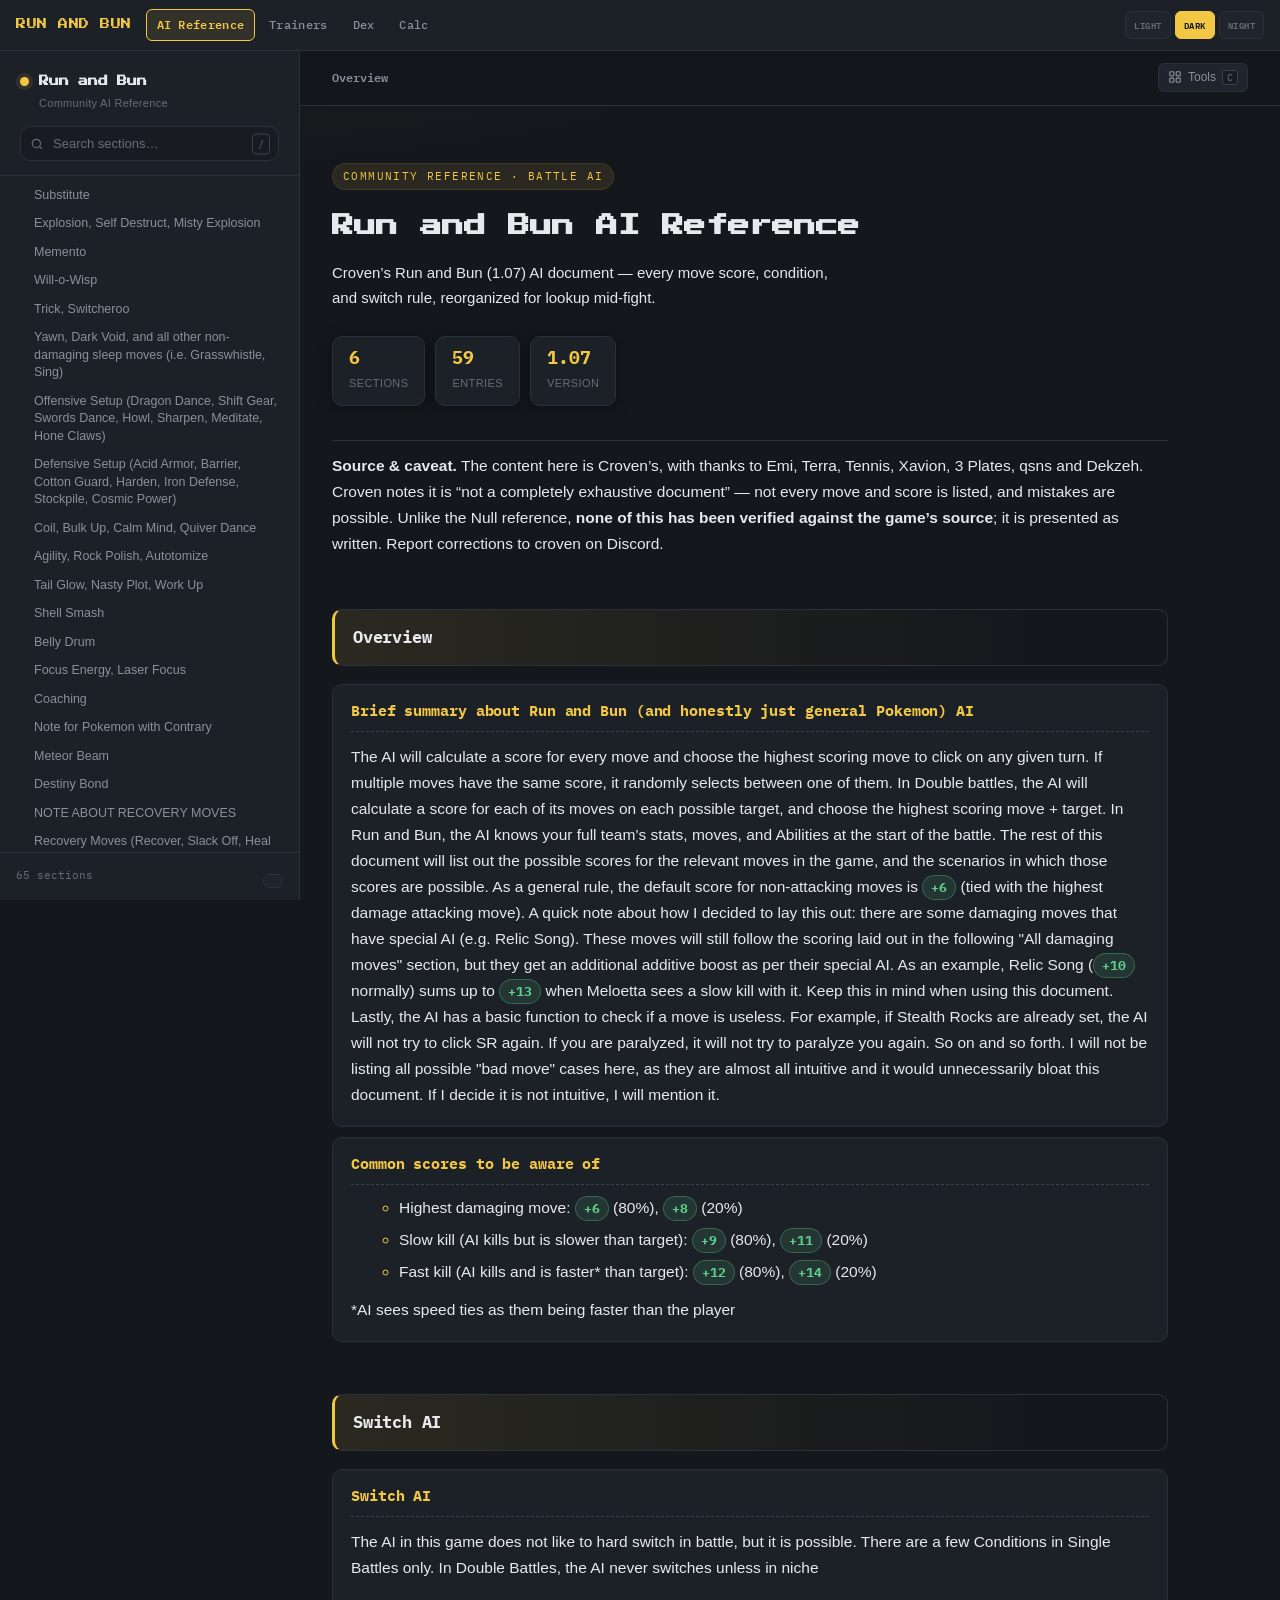
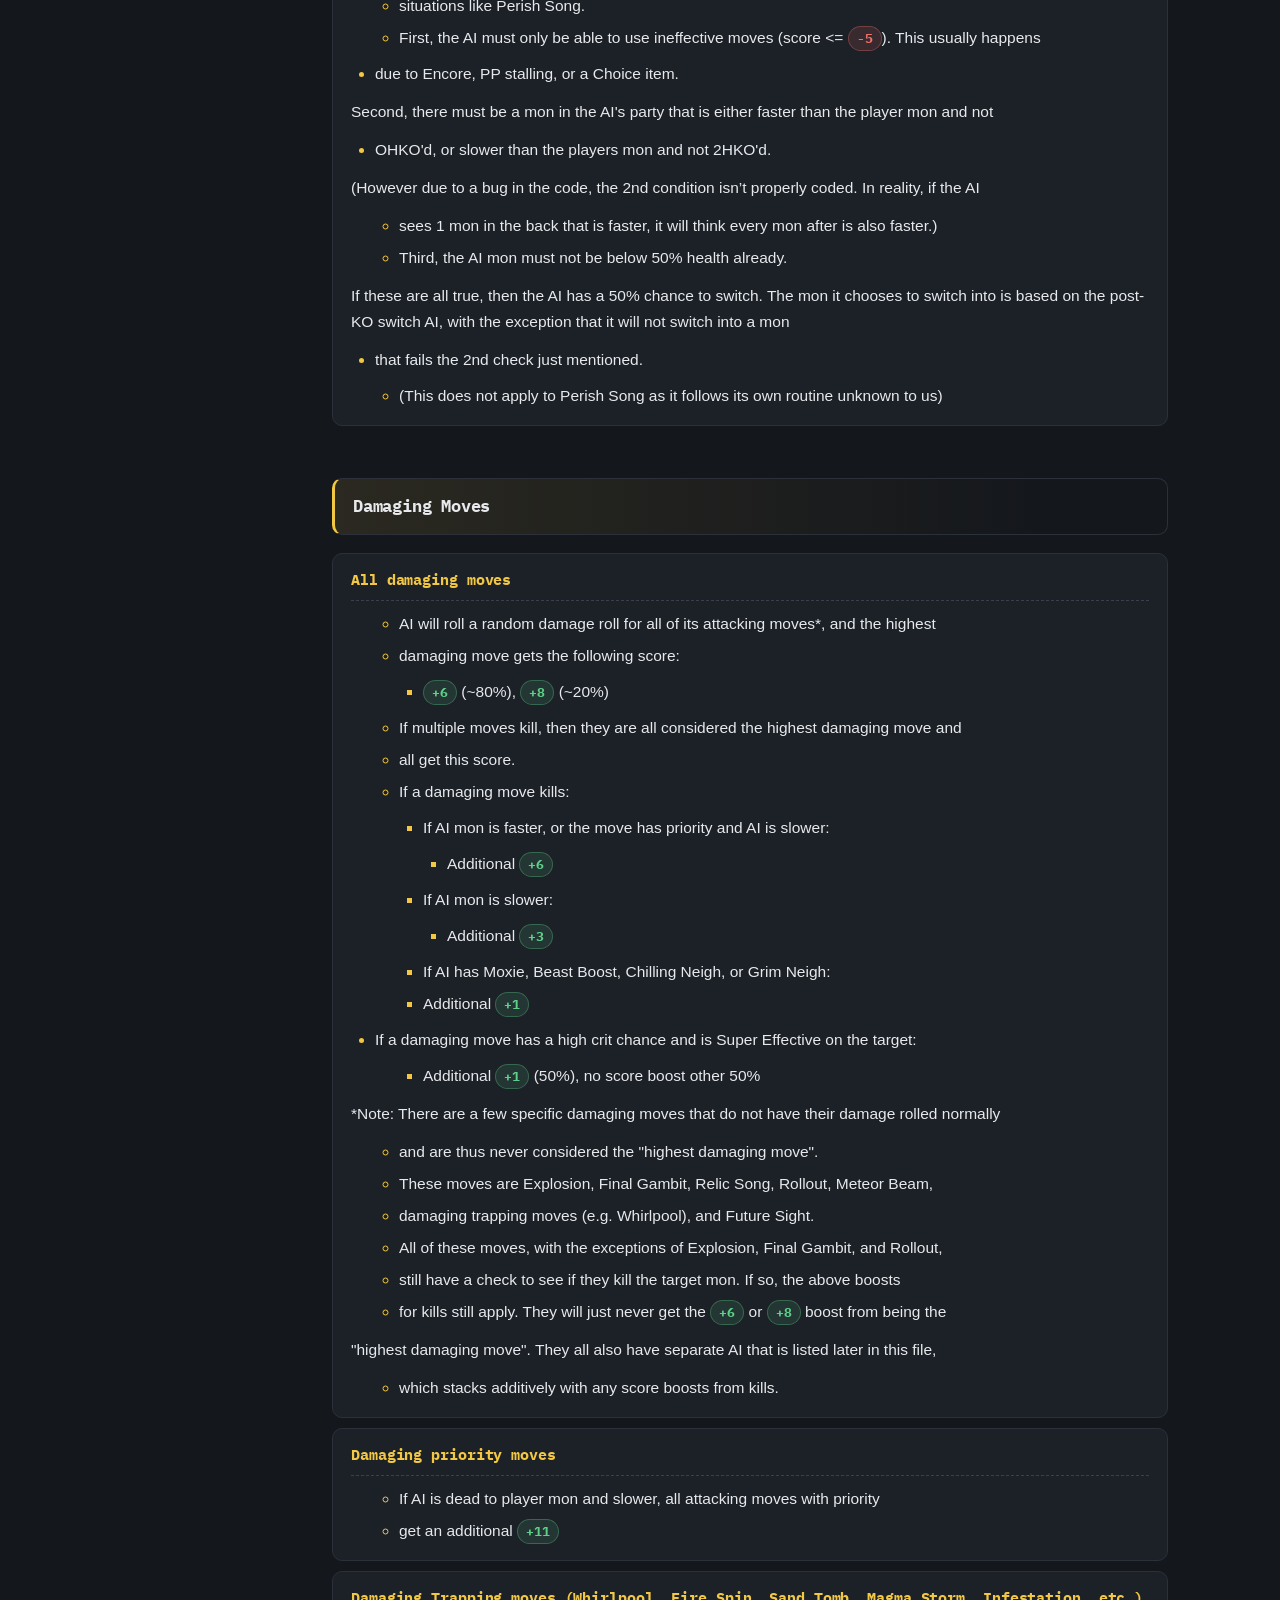
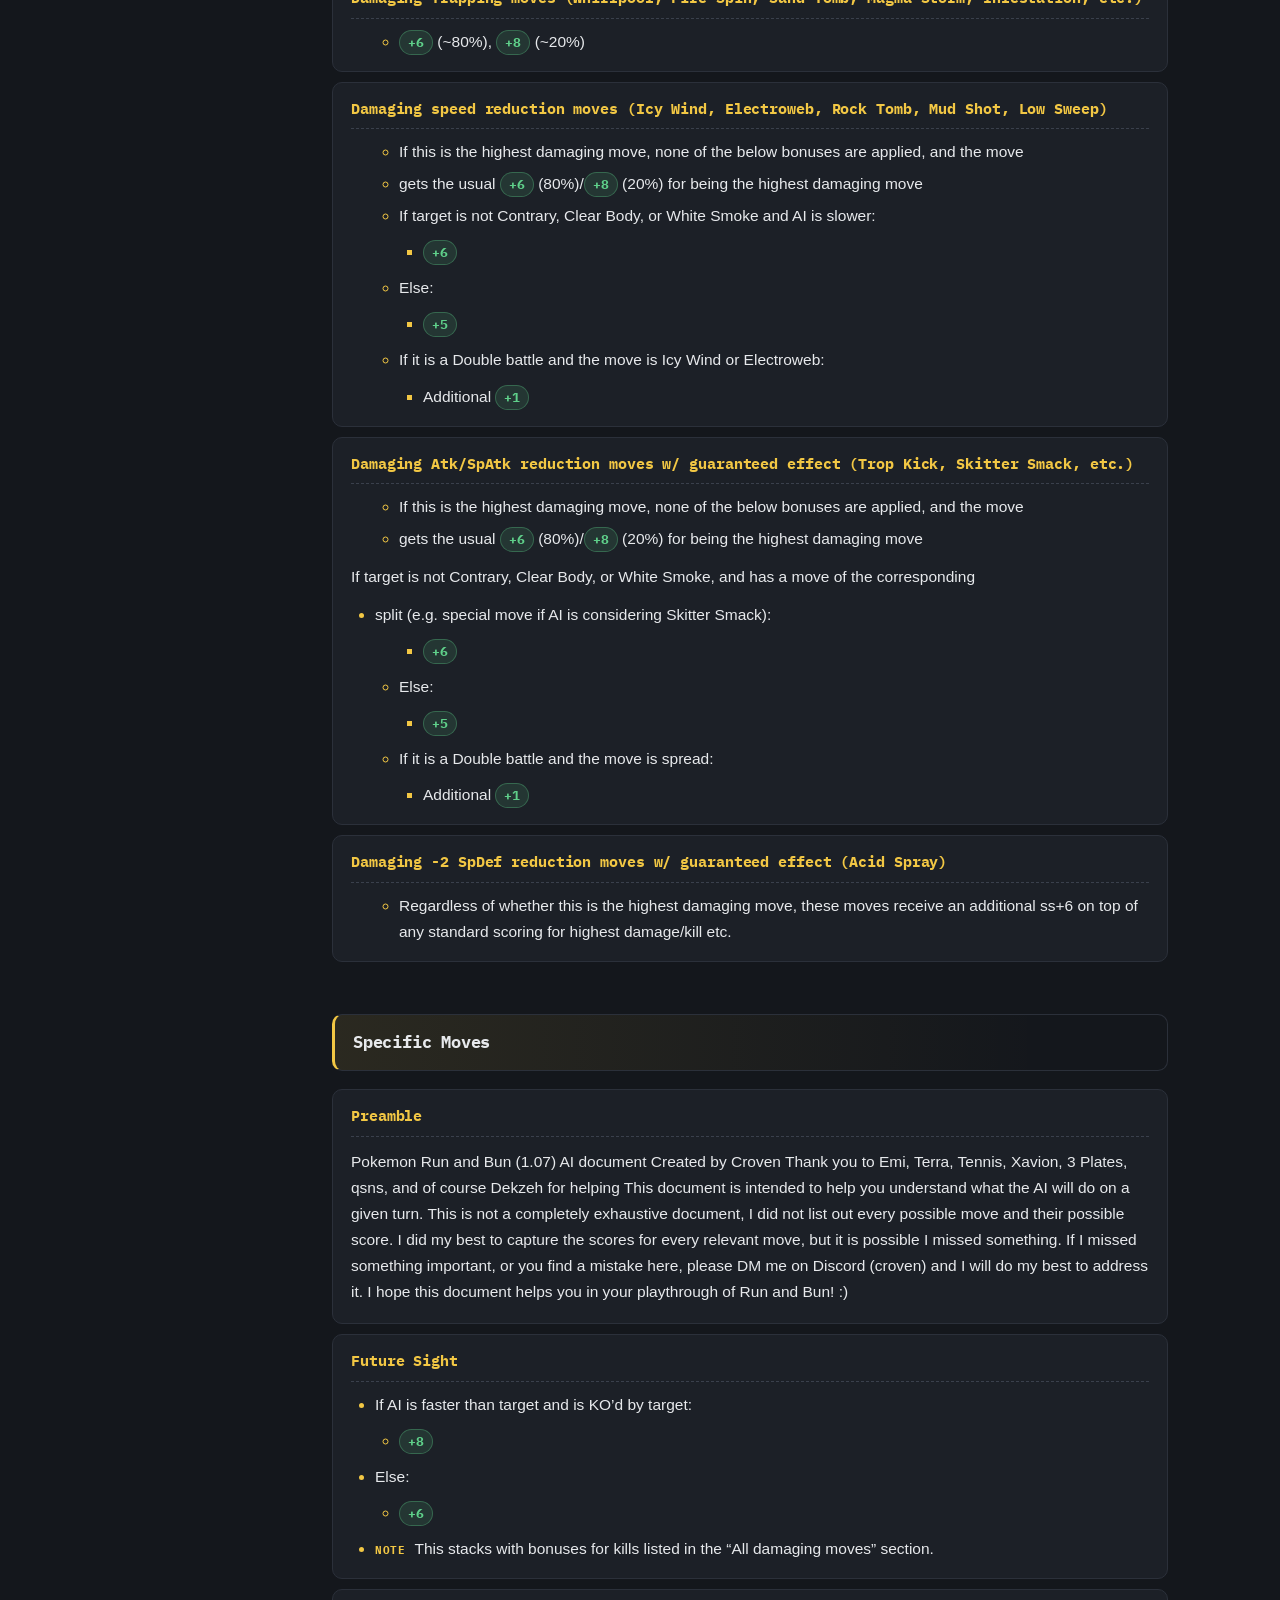
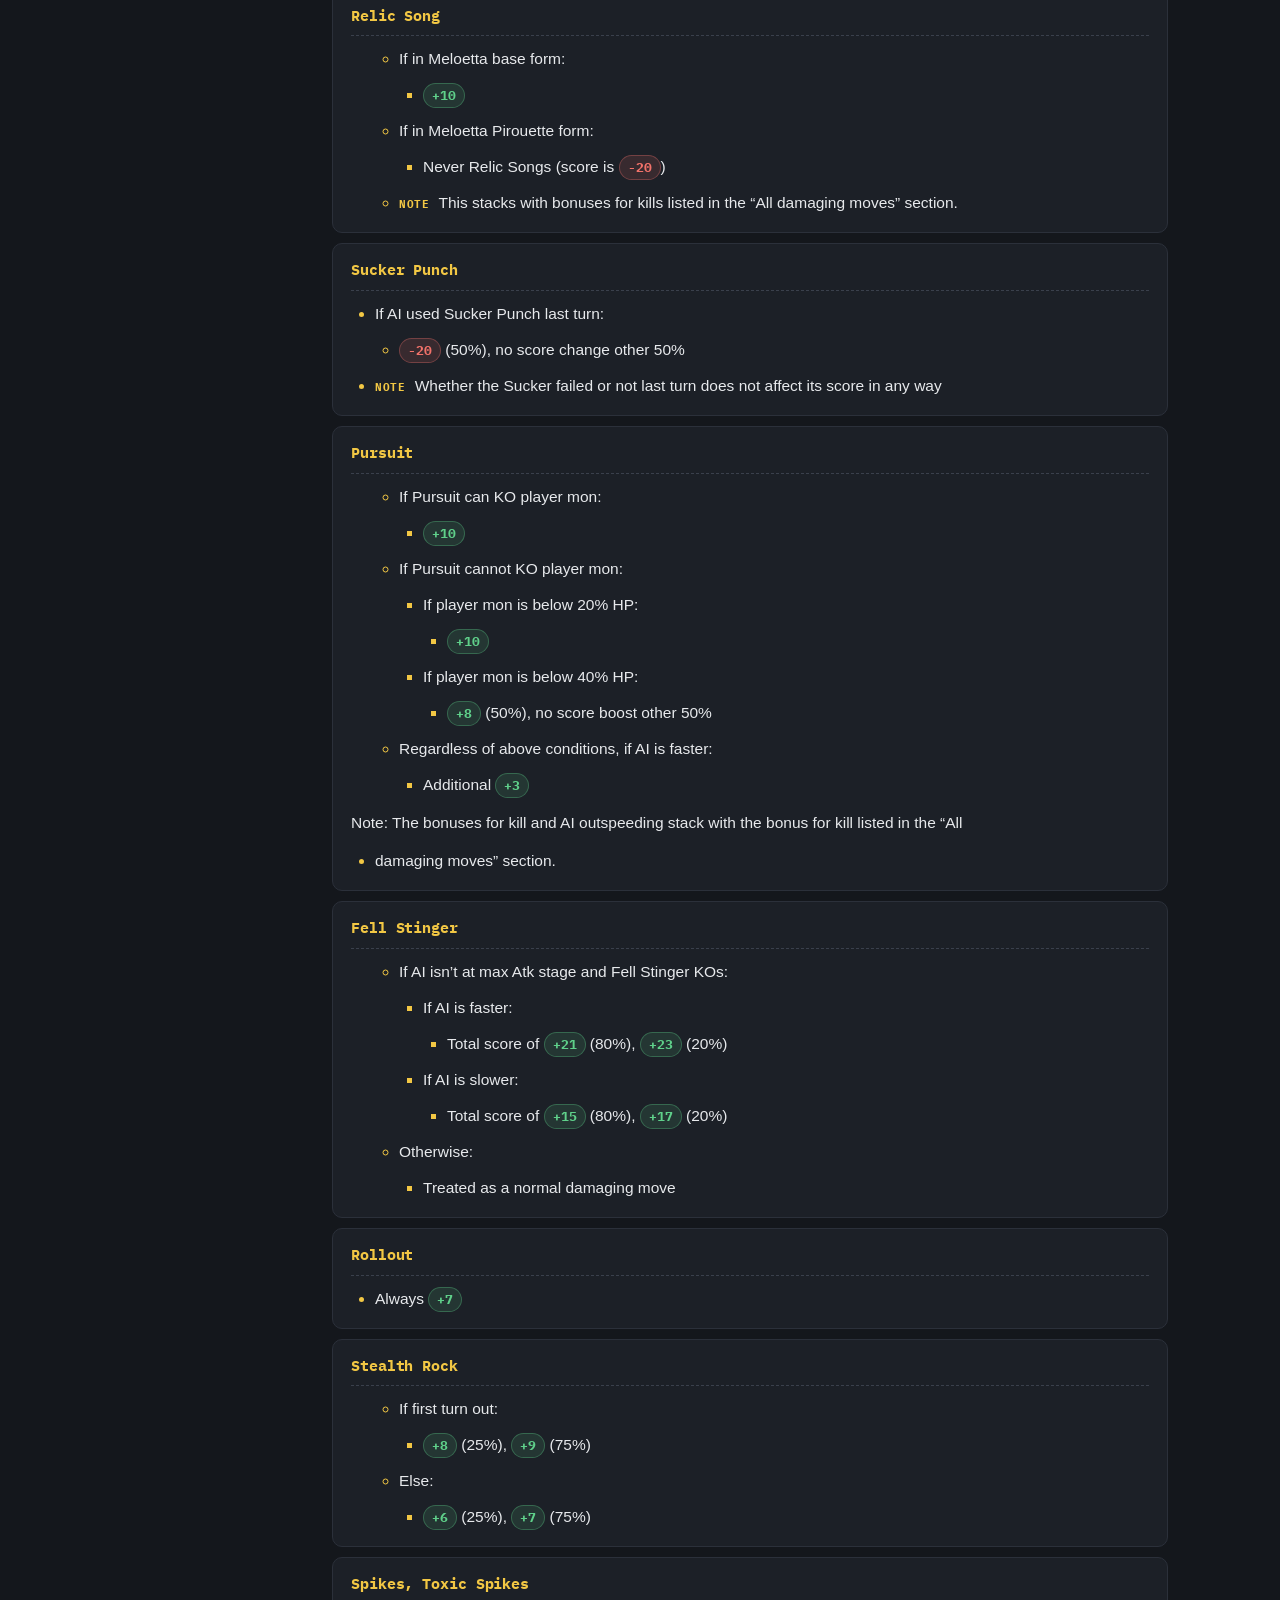
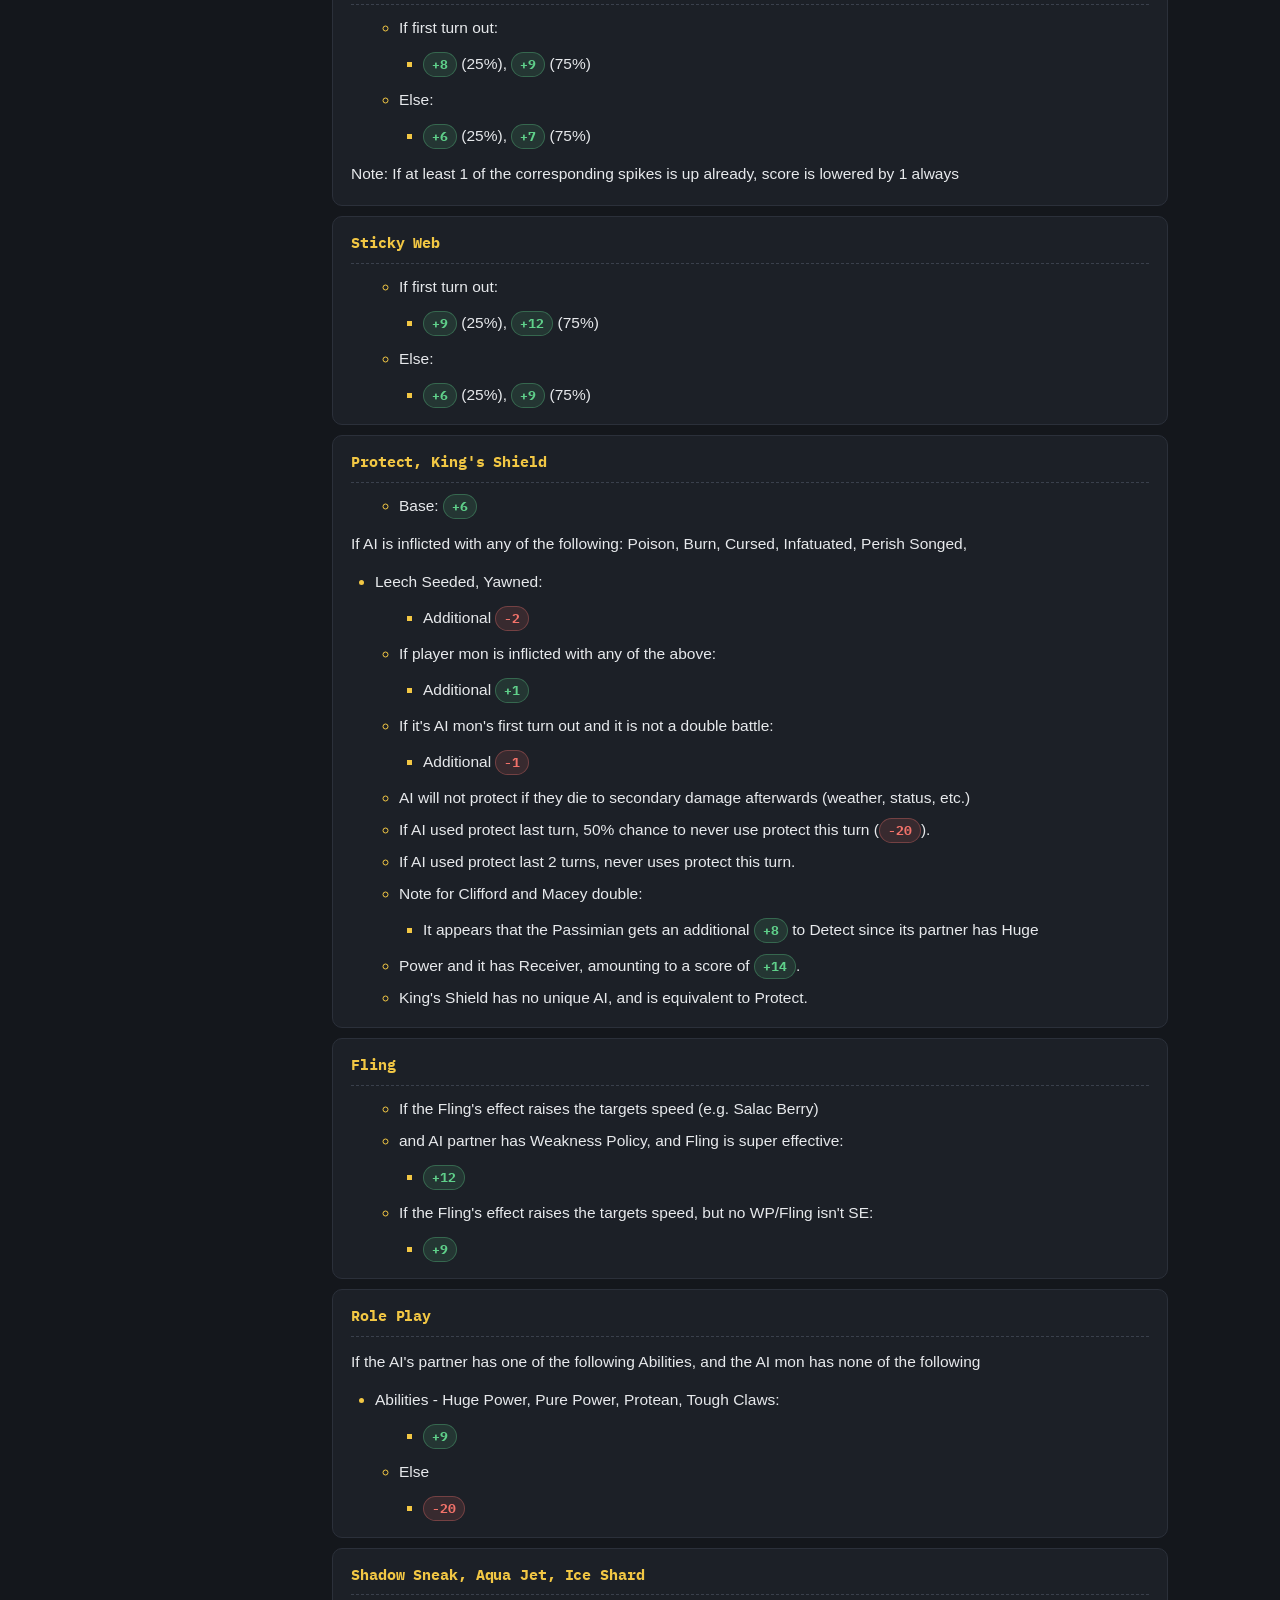
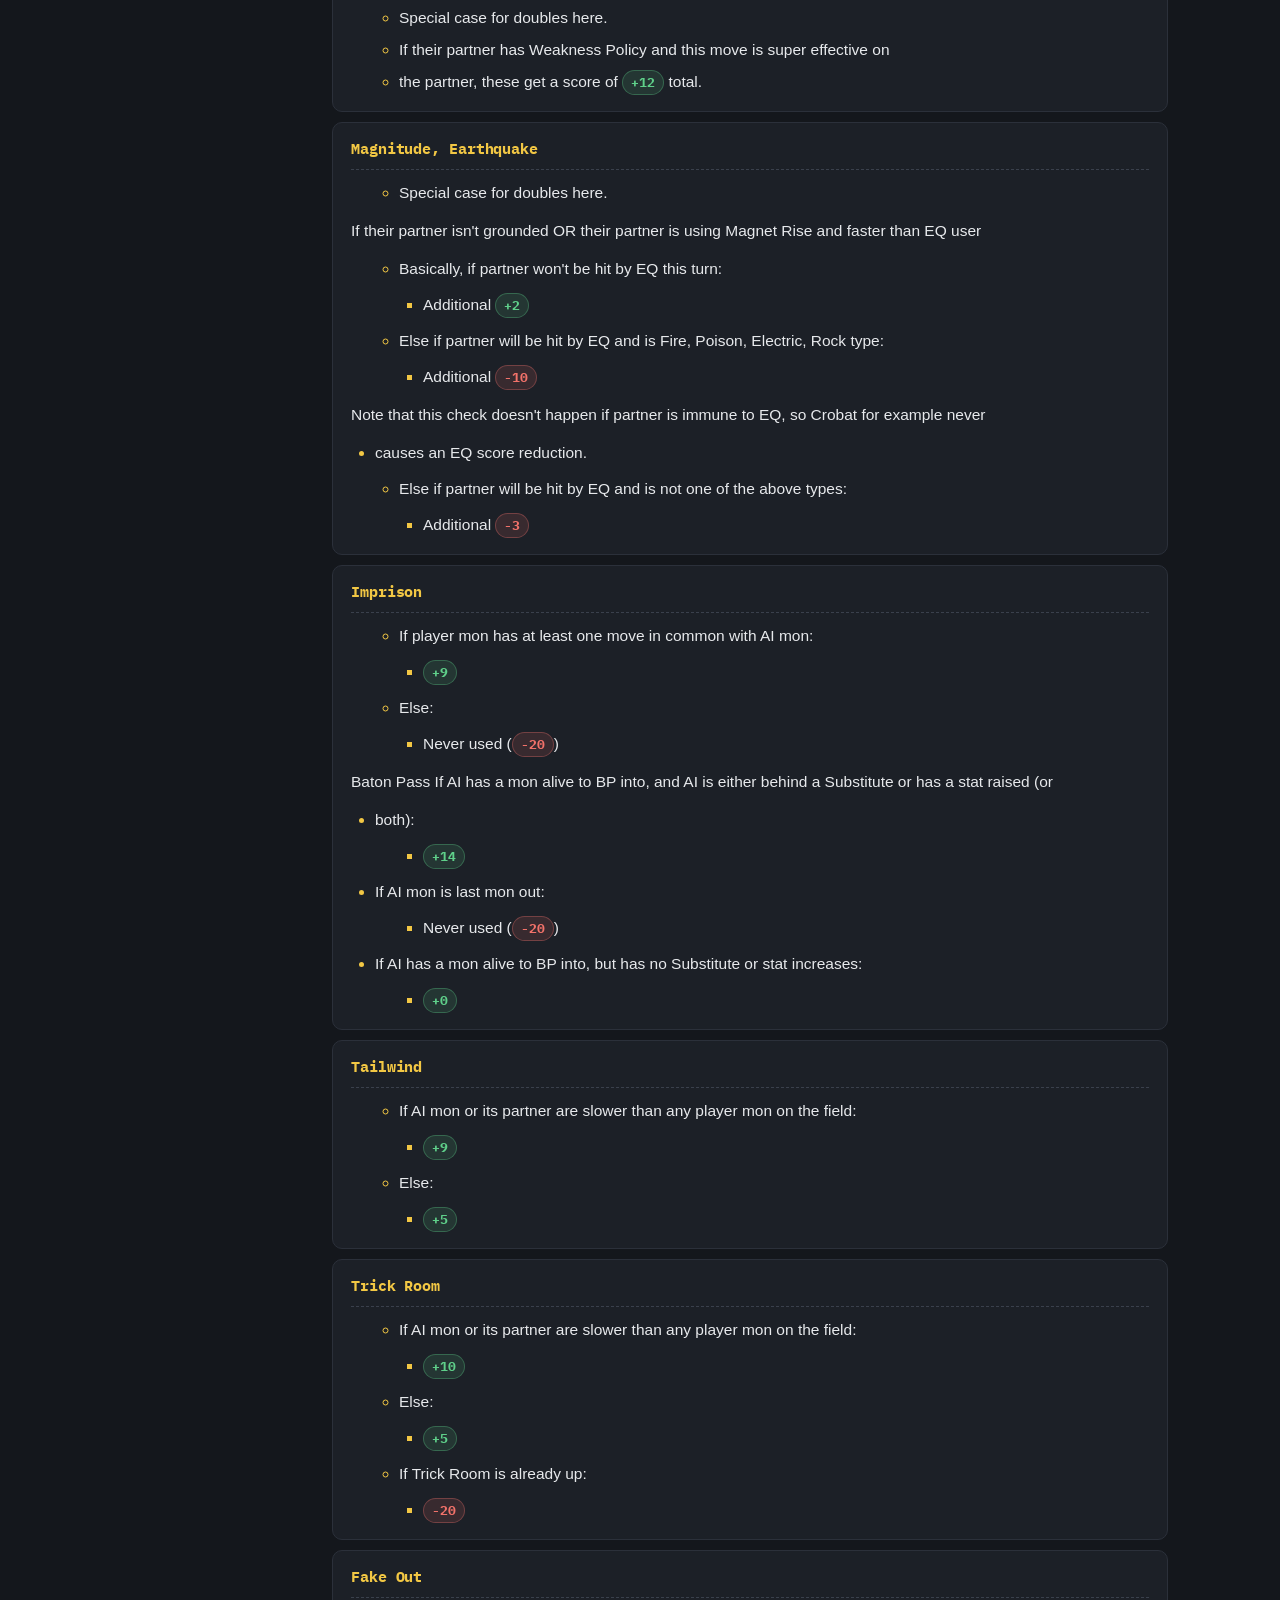
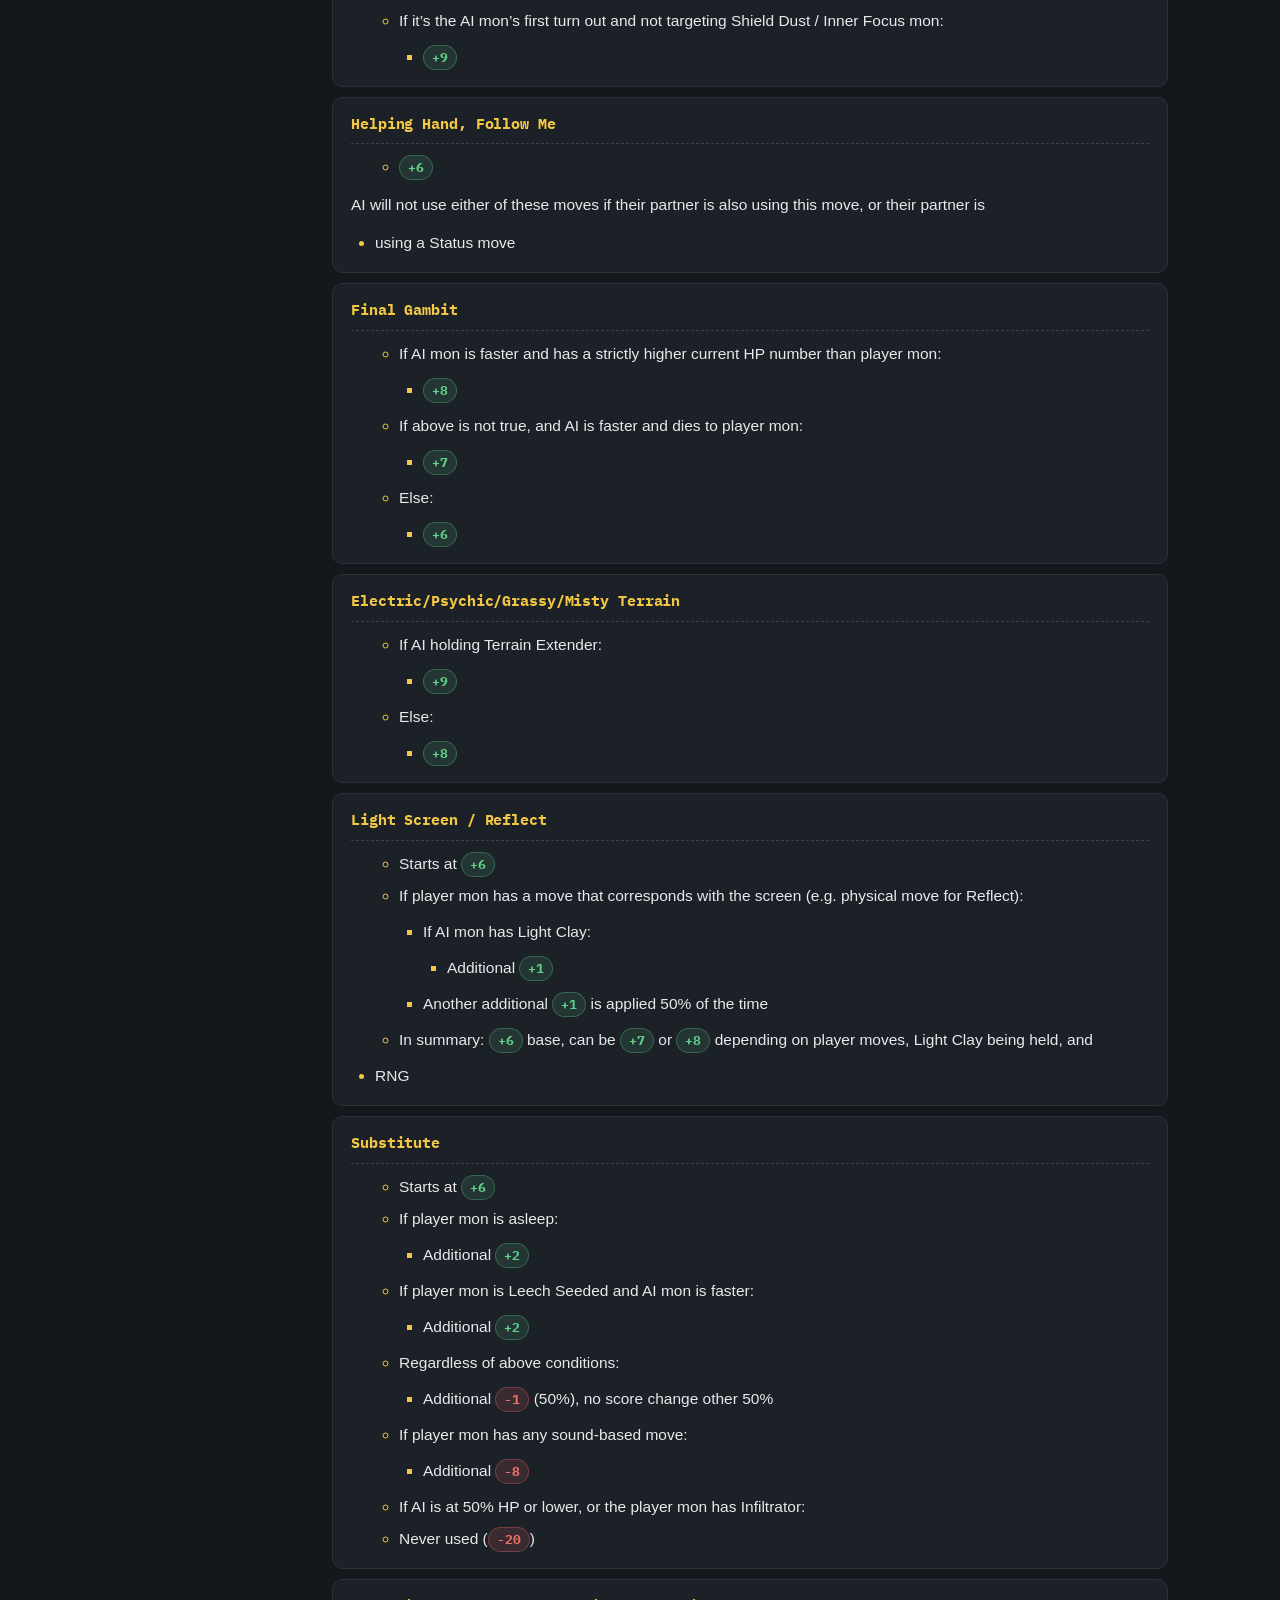
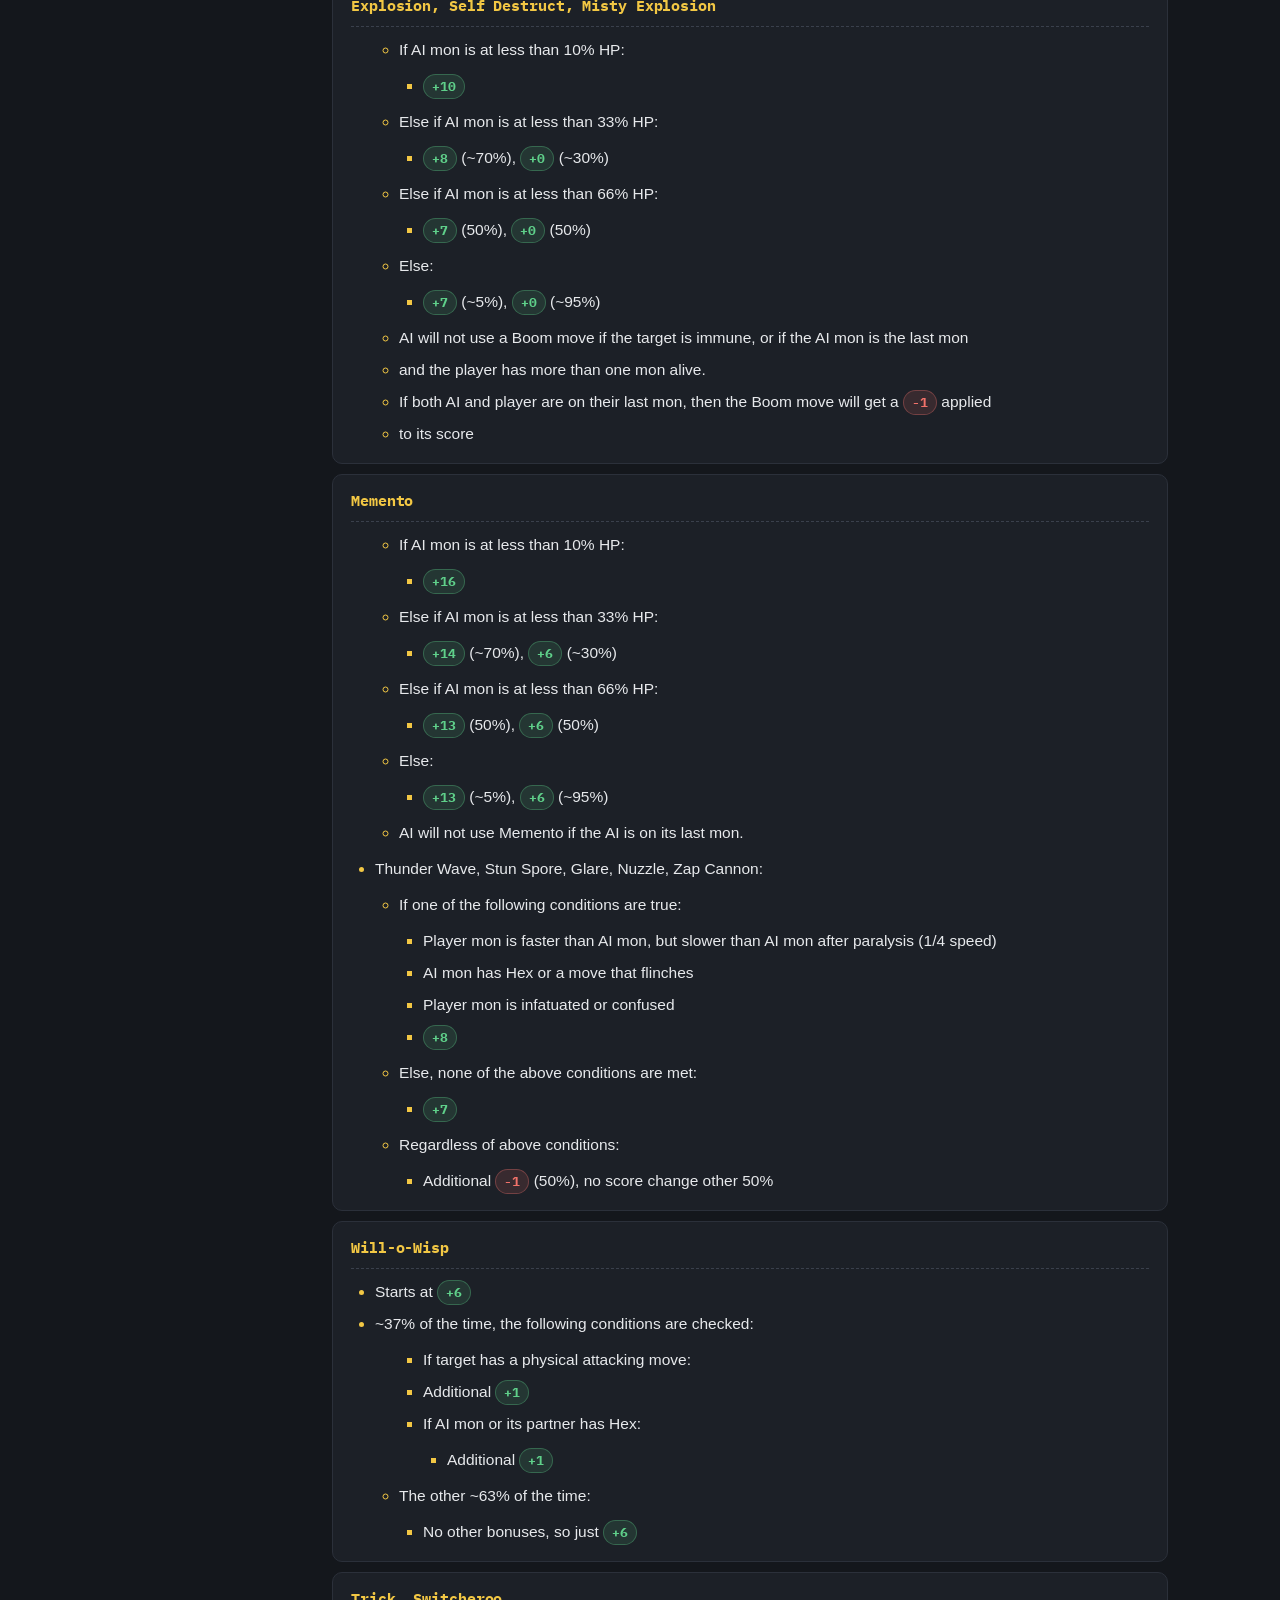
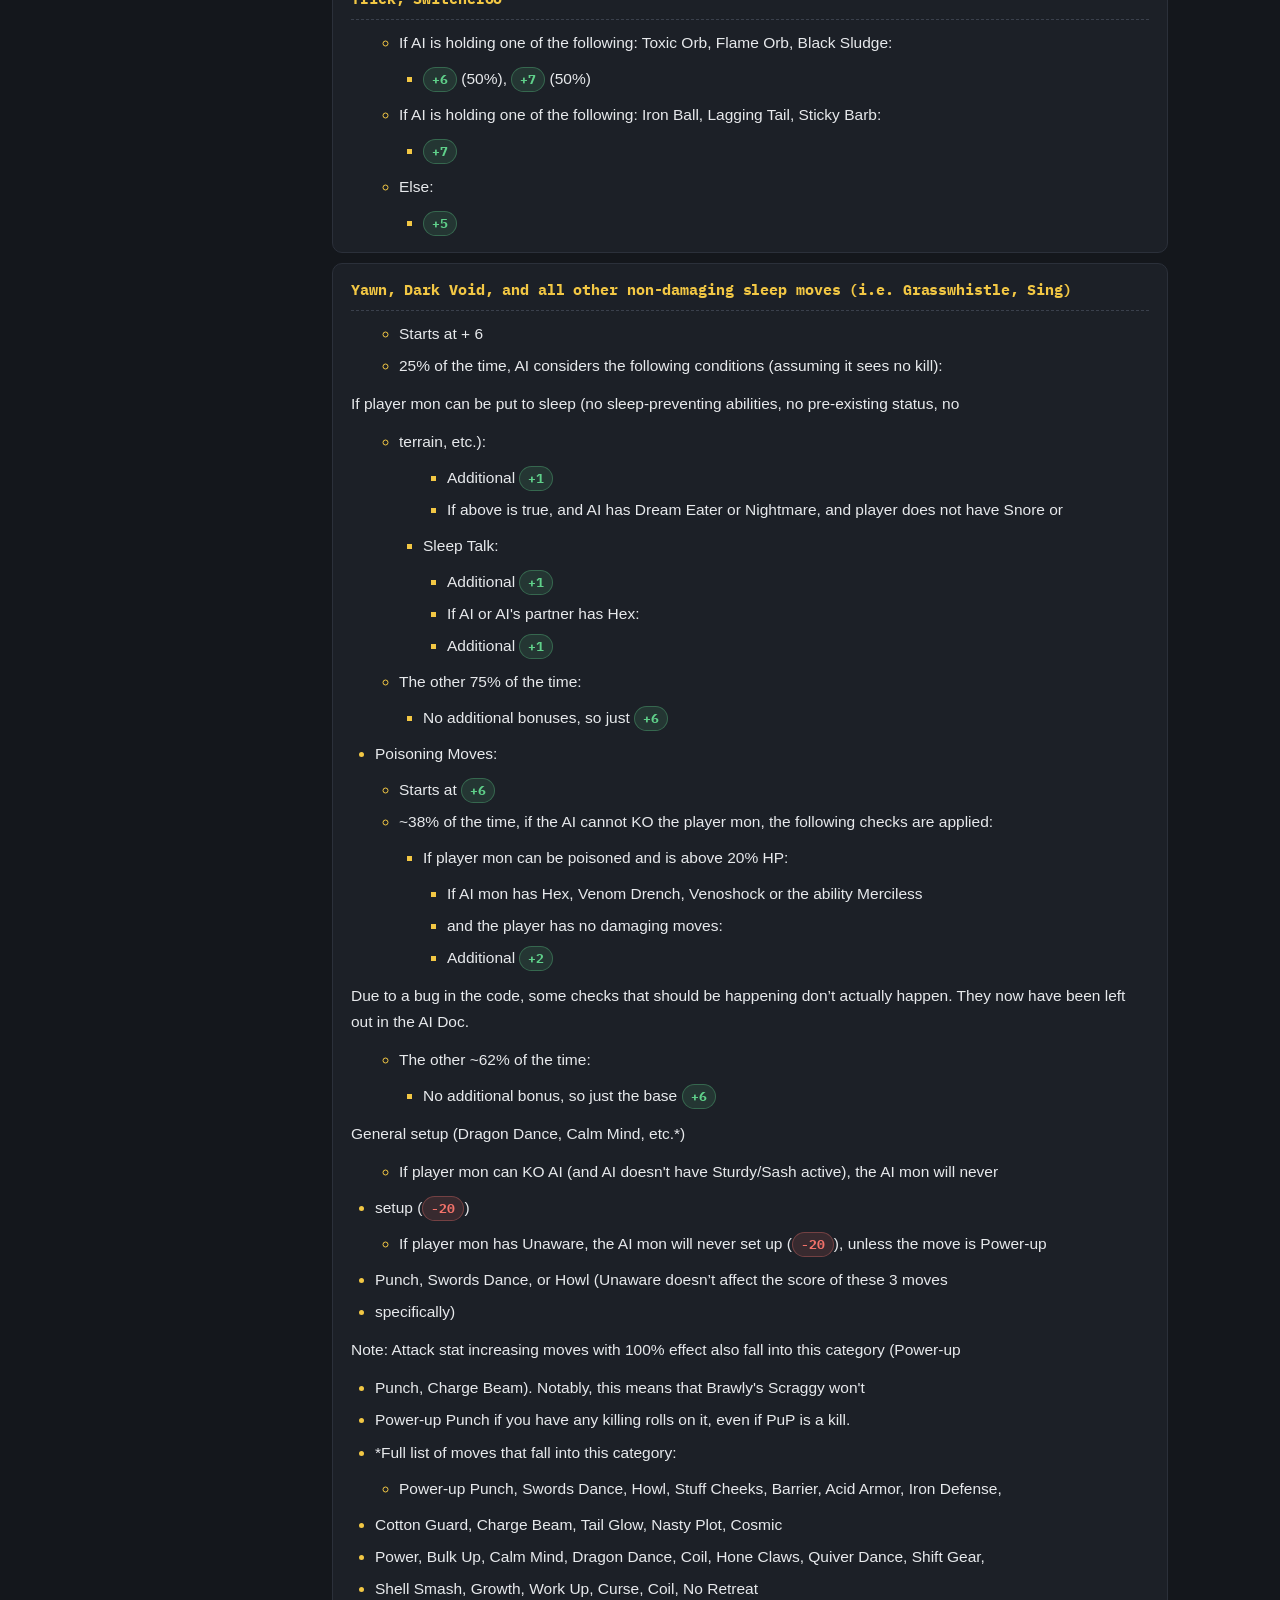
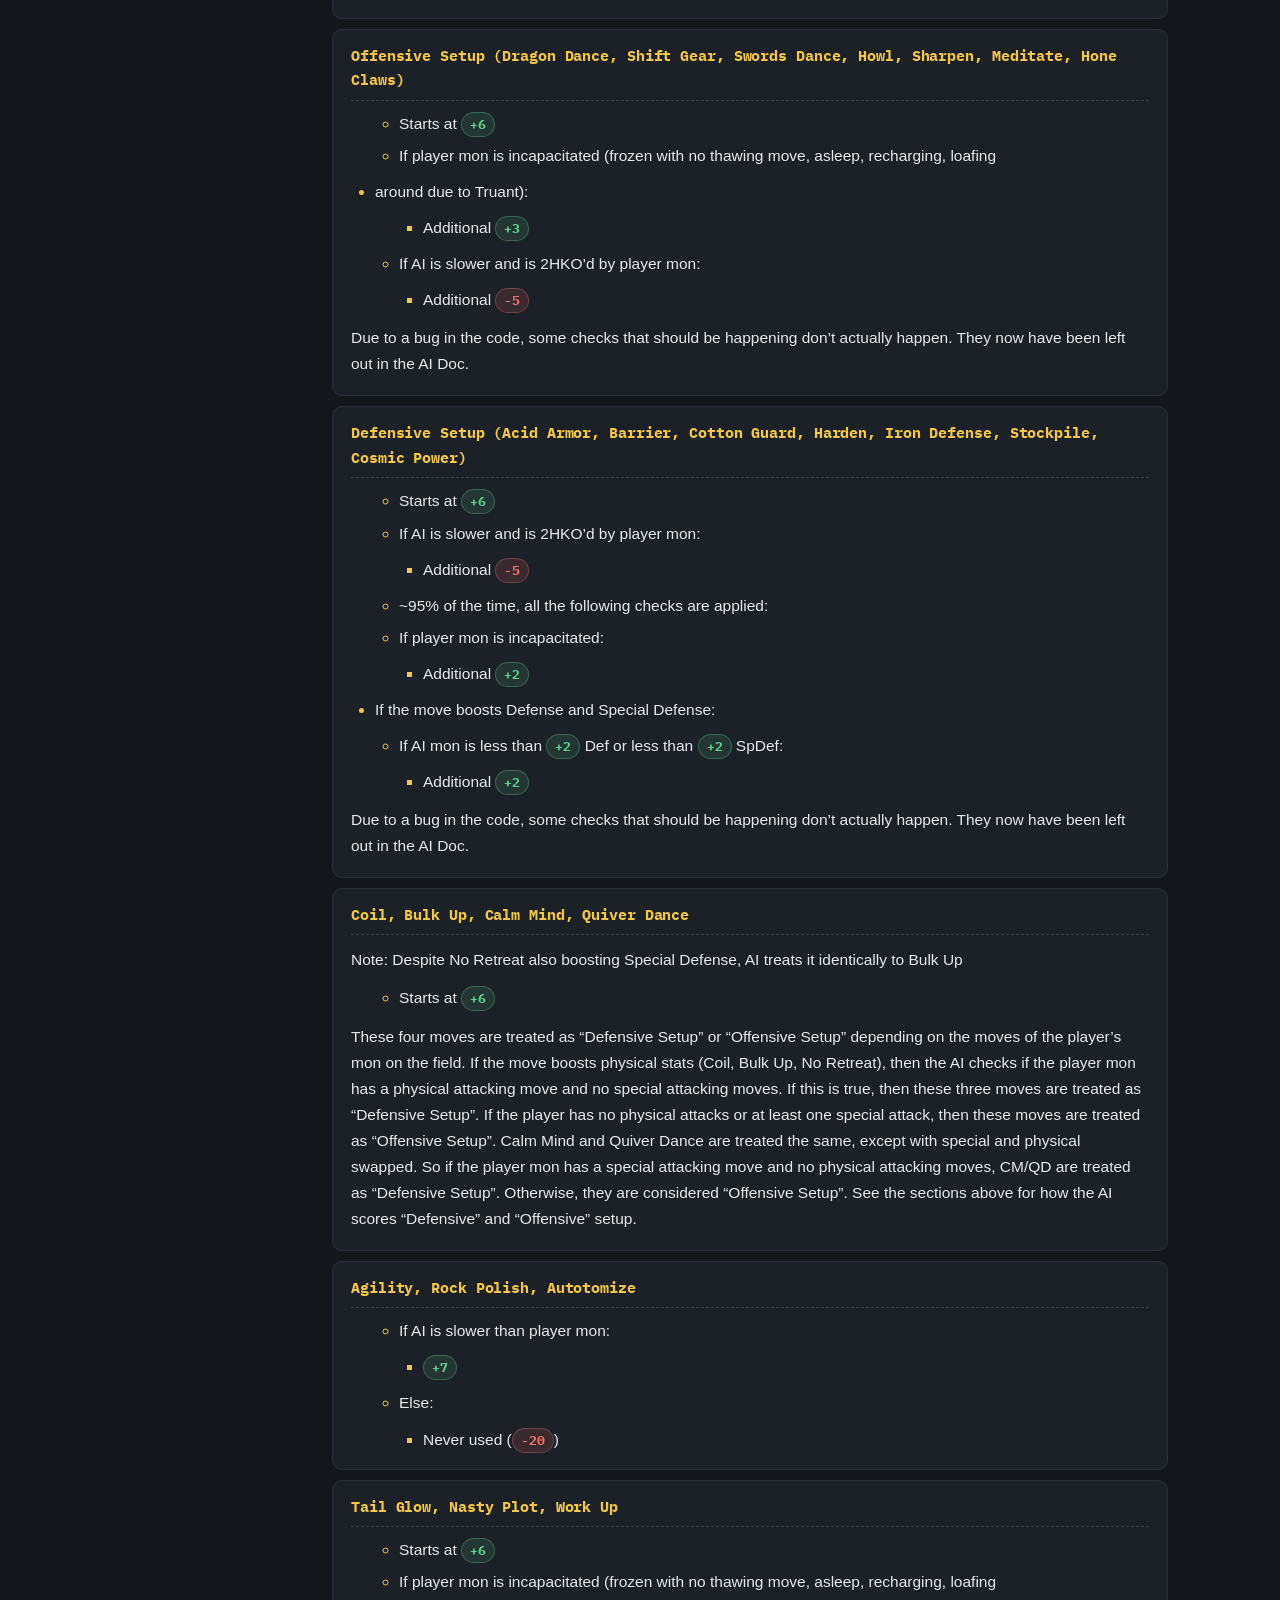
<file: index.html>
<!DOCTYPE html>
<html lang="en" data-theme="astral">
<head>
<meta charset="utf-8"/>
<meta name="viewport" content="width=device-width, initial-scale=1"/>
<title>Run and Bun &mdash; AI Reference</title>
<meta name="description" content="Complete code-verified reference for the Run and Bun battle AI: scoring functions, move-by-move logic, switch AI and doubles rules."/>
<style>
/* ============ TOKENS ============ */
:root{
  --sans: ui-sans-serif, -apple-system, "Segoe UI", Roboto, "Helvetica Neue", Arial, sans-serif;
  --mono: ui-monospace, "SF Mono", "JetBrains Mono", "IBM Plex Mono", Menlo, Consolas, monospace;
  --r-sm:6px; --r-md:10px; --r-lg:16px;
  --sidebar:300px;
  --ease: cubic-bezier(.4,0,.2,1);
}
html[data-theme="astral"]{
  --bg:#15181f; --bg-2:#171b23; --panel:#1c2028; --panel-2:#20242e;
  --ink:#d1d5de; --ink-2:#a6aeba; --ink-3:#727b89;
  --border:#272c38; --border-2:#333a48;
  --accent:#72acef; --accent-2:#91bdf0; --accent-soft:rgba(114,172,239,.06);
  --pos-bg:rgba(46,196,120,.13); --pos-fg:#5cc98f; --pos-bd:rgba(46,196,120,.3);
  --neg-bg:rgba(248,81,73,.13); --neg-fg:#f0908a; --neg-bd:rgba(248,81,73,.3);
  --zero-bg:rgba(139,155,175,.13); --zero-fg:#98a1af; --zero-bd:rgba(139,155,175,.28);
  --code-bg:#1e232c; --code-fg:#c3cad6;
  --shadow: 0 1px 2px rgba(0,0,0,.35), 0 8px 24px -8px rgba(0,0,0,.45);
  --glow: radial-gradient(1200px 400px at 15% -10%, rgba(114,172,239,.04), transparent 70%);
}
html[data-theme="parchment"]{
  --bg:#f6f1e6; --bg-2:#efe8d9; --panel:#fffdf7; --panel-2:#f3ecdd;
  --ink:#2f2a22; --ink-2:#5c5346; --ink-3:#8b8071;
  --border:#e2d9c6; --border-2:#cec3ab;
  --accent:#1f5fa8; --accent-2:#3e7cc2; --accent-soft:rgba(31,95,168,.045);
  --pos-bg:#e6f2e4; --pos-fg:#2f6b35; --pos-bd:#c3ddbe;
  --neg-bg:#f8e7e1; --neg-fg:#9c3720; --neg-bd:#e8c6b9;
  --zero-bg:#eee8db; --zero-fg:#5a5245; --zero-bd:#dbd2bf;
  --code-bg:#efe7d6; --code-fg:#443c30;
  --shadow: 0 1px 2px rgba(70,55,30,.06), 0 8px 24px -10px rgba(70,55,30,.14);
  --glow: radial-gradient(1200px 400px at 15% -10%, rgba(31,95,168,.03), transparent 70%);
}
*{box-sizing:border-box;}
html{scroll-behavior:smooth;}
body{
  margin:0; background:var(--bg); background-image:var(--glow); background-attachment:fixed;
  color:var(--ink); font-family:var(--sans); font-size:15.5px; line-height:1.7;
  -webkit-font-smoothing:antialiased; transition:background-color .25s var(--ease), color .25s var(--ease);
}
::selection{background:var(--accent-soft); color:var(--ink);}

/* ============ READ PROGRESS ============ */
#progress{position:fixed;top:0;left:0;height:2px;width:0;z-index:60;
  background:linear-gradient(90deg,var(--accent),var(--accent-2));transition:width .1s linear;}

/* ============ LAYOUT ============ */
#layout{display:flex;max-width:1560px;margin:0 auto;min-height:100vh;}

/* ============ SIDEBAR ============ */
#sidebar{
  width:var(--sidebar);flex-shrink:0;position:sticky;top:0;height:100vh;
  display:flex;flex-direction:column;background:var(--panel);
  border-right:1px solid var(--border);z-index:40;
}
.side-head{padding:22px 20px 14px;border-bottom:1px solid var(--border);}
.brand{display:flex;align-items:center;gap:10px;margin-bottom:4px;}
.brand-dot{width:9px;height:9px;border-radius:50%;background:var(--accent);
  box-shadow:0 0 0 4px var(--accent-soft);flex-shrink:0;}
.brand-name{font-family:var(--mono);font-size:14px;font-weight:700;letter-spacing:-.2px;}
.brand-sub{font-size:11px;color:var(--ink-3);letter-spacing:.3px;padding-left:19px;}
.search-wrap{position:relative;margin-top:14px;}
#search{
  width:100%;padding:9px 30px 9px 32px;font-family:var(--sans);font-size:13px;
  background:var(--bg-2);color:var(--ink);border:1px solid var(--border);
  border-radius:var(--r-md);outline:none;transition:border-color .15s,box-shadow .15s;
}
#search:focus{border-color:var(--accent);box-shadow:0 0 0 3px var(--accent-soft);}
#search::placeholder{color:var(--ink-3);}
.search-ico{position:absolute;left:10px;top:50%;transform:translateY(-50%);
  width:14px;height:14px;color:var(--ink-3);pointer-events:none;}
.search-kbd{position:absolute;right:9px;top:50%;transform:translateY(-50%);
  font-family:var(--mono);font-size:10px;color:var(--ink-3);border:1px solid var(--border-2);
  border-radius:4px;padding:1px 5px;pointer-events:none;}
#search:focus ~ .search-kbd{opacity:0;}
#toc{flex:1;overflow-y:auto;padding:12px 12px 40px;scrollbar-width:thin;}
#toc::-webkit-scrollbar{width:8px;}
#toc::-webkit-scrollbar-thumb{background:var(--border-2);border-radius:4px;}
#toc a{
  display:block;padding:5px 10px;margin:1px 0;color:var(--ink-2);text-decoration:none;
  font-size:12.5px;line-height:1.4;border-radius:var(--r-sm);position:relative;
  transition:background .12s,color .12s;
}
#toc a.major{
  font-family:var(--mono);font-weight:700;font-size:11.5px;letter-spacing:.4px;
  text-transform:uppercase;color:var(--ink);margin-top:14px;
}
#toc a.minor{padding-left:22px;font-size:12.5px;}
#toc a:hover{background:var(--panel-2);color:var(--ink);}
#toc a.active{background:var(--accent-soft);color:var(--accent);font-weight:600;}
#toc a.active::before{content:"";position:absolute;left:2px;top:50%;transform:translateY(-50%);
  width:3px;height:60%;background:var(--accent);border-radius:2px;}
#toc a mark{background:var(--accent-soft);color:var(--accent);border-radius:3px;padding:0 1px;}
.no-results{padding:24px 12px;text-align:center;color:var(--ink-3);font-size:12.5px;display:none;}
.side-foot{padding:10px 16px;border-top:1px solid var(--border);display:flex;
  align-items:center;justify-content:space-between;gap:8px;}
.count{font-family:var(--mono);font-size:10.5px;color:var(--ink-3);}

/* ============ BUTTONS ============ */
.btn{
  display:inline-flex;align-items:center;justify-content:center;gap:6px;
  background:var(--panel-2);color:var(--ink-2);border:1px solid var(--border);
  border-radius:var(--r-sm);padding:6px 9px;cursor:pointer;font-family:var(--sans);
  font-size:12px;transition:all .15s var(--ease);
}
.btn:hover{color:var(--accent);border-color:var(--accent);background:var(--accent-soft);}
.btn svg{width:14px;height:14px;}
/* the visible icon shows the CURRENT theme; clicking advances to the next.
   These need the #theme-btn prefix to outrank the blanket hide below. */
#theme-btn svg{display:none;}
html[data-theme="astral"]    #theme-btn .ico-star{display:block;}
html[data-theme="parchment"] #theme-btn .ico-sun{display:block;}



/* ============ CONTENT ============ */
#main{flex:1;min-width:0;display:flex;flex-direction:column;}
#topbar{
  position:sticky;top:0;z-index:30;display:flex;align-items:center;gap:12px;
  padding:12px 32px;border-bottom:1px solid var(--border);
  background:color-mix(in srgb, var(--bg) 92%, transparent);
  backdrop-filter:saturate(160%) blur(12px);-webkit-backdrop-filter:saturate(160%) blur(12px);
}
#menu-btn{display:none;}
.crumb{font-family:var(--mono);font-size:12px;color:var(--ink-3);flex:1;
  white-space:nowrap;overflow:hidden;text-overflow:ellipsis;}
.crumb b{color:var(--ink-2);font-weight:600;}
#content{padding:0 32px 140px;max-width:900px;width:100%;}

/* hero */
.hero{padding:56px 0 34px;border-bottom:1px solid var(--border);margin-bottom:8px;}
.eyebrow{display:inline-flex;align-items:center;gap:7px;font-family:var(--mono);font-size:10.5px;
  letter-spacing:1.4px;text-transform:uppercase;color:var(--accent);background:var(--accent-soft);
  border:1px solid var(--accent-soft);padding:4px 10px;border-radius:100px;margin-bottom:18px;}
.hero h1{
  font-family:var(--mono);font-size:clamp(26px,3.6vw,38px);line-height:1.15;margin:0 0 14px;
  font-weight:700;letter-spacing:-1px;
  background:linear-gradient(135deg,var(--ink) 30%,var(--accent));
  -webkit-background-clip:text;background-clip:text;color:transparent;
}
.hero p{color:var(--ink-2);font-size:15px;margin:0;max-width:62ch;}
.stats{display:flex;flex-wrap:wrap;gap:10px;margin-top:26px;}
.stat{background:var(--panel);border:1px solid var(--border);border-radius:var(--r-md);
  padding:10px 16px;box-shadow:var(--shadow);}
.stat b{display:block;font-family:var(--mono);font-size:18px;color:var(--accent);line-height:1.2;}
.stat span{font-size:11px;color:var(--ink-3);letter-spacing:.4px;text-transform:uppercase;}

/* headings */
#content h2{
  font-family:var(--mono);font-size:17px;font-weight:700;letter-spacing:-.2px;
  margin:52px 0 18px;padding:13px 18px;border-radius:var(--r-md);
  background:linear-gradient(90deg,var(--accent-soft),transparent 85%);
  border:1px solid var(--border);border-left:3px solid var(--accent);
  scroll-margin-top:70px;position:relative;
}
#content h3{
  font-family:var(--mono);font-size:14.5px;font-weight:700;color:var(--accent);
  margin:32px 0 10px;padding-bottom:7px;border-bottom:1px dashed var(--border-2);
  scroll-margin-top:70px;position:relative;
}
.anchor{
  position:absolute;left:-26px;top:50%;transform:translateY(-50%);
  opacity:0;background:none;border:none;cursor:pointer;color:var(--ink-3);
  padding:4px;line-height:0;border-radius:var(--r-sm);transition:opacity .15s,color .15s;
}
#content h3 .anchor{top:calc(50% - 4px);}
h2:hover .anchor, h3:hover .anchor, .anchor:focus{opacity:1;}
.anchor:hover{color:var(--accent);background:var(--accent-soft);}
.anchor svg{width:15px;height:15px;}

/* prose */
#content p{margin:12px 0;color:var(--ink);}
#content ul,#content ol{margin:10px 0;padding-left:24px;}
#content li{margin:6px 0;}
#content li::marker{color:var(--accent);}
#content li ul{margin-top:6px;}
#content li ul li::marker{color:var(--ink-3);}
#content strong{font-weight:650;color:var(--ink);}
#content code{
  font-family:var(--mono);font-size:12.8px;background:var(--code-bg);color:var(--code-fg);
  padding:2px 6px;border-radius:5px;border:1px solid var(--border);white-space:pre-wrap;
}
#content hr{border:none;border-top:1px solid var(--border);margin:36px 0;}

/* score chips */
.sc-pos,.sc-neg,.sc-zero{
  display:inline-block;font-family:var(--mono);font-weight:700;font-size:12.5px;
  padding:1px 8px;border-radius:100px;border:1px solid;font-variant-numeric:tabular-nums;
  white-space:nowrap;vertical-align:baseline;
}
.sc-pos{background:var(--pos-bg);color:var(--pos-fg);border-color:var(--pos-bd);}
.sc-neg{background:var(--neg-bg);color:var(--neg-fg);border-color:var(--neg-bd);}
.sc-zero{background:var(--zero-bg);color:var(--zero-fg);border-color:var(--zero-bd);}

/* toast */
#toast{
  position:fixed;bottom:26px;left:50%;transform:translate(-50%,16px);opacity:0;pointer-events:none;
  background:var(--panel);color:var(--ink);border:1px solid var(--border);box-shadow:var(--shadow);
  padding:9px 16px;border-radius:100px;font-size:13px;z-index:70;transition:all .22s var(--ease);
}
#toast.show{opacity:1;transform:translate(-50%,0);}

/* back to top */
#totop{position:fixed;right:24px;bottom:24px;z-index:50;width:38px;height:38px;padding:0;
  border-radius:50%;box-shadow:var(--shadow);background:var(--panel);opacity:0;
  pointer-events:none;transition:opacity .2s,transform .2s;}
#totop.show{opacity:1;pointer-events:auto;}
#totop:hover{transform:translateY(-2px);}

/* ============ READABILITY PASS ============ */

/* Each move becomes a card so entries stop bleeding into each other */
.entry{
  border:1px solid var(--border);
  border-radius:var(--r-md);
  background:var(--panel);
  padding:14px 18px 6px;
  margin:0 0 10px;
  transition:border-color .15s var(--ease), background .15s var(--ease);
}
.entry:hover{ border-color:var(--border-2); }
.entry > h3{
  margin:0 0 8px !important;
  font-size:15px;
  letter-spacing:-.1px;
}
.entry > ul{ margin:0 0 8px; padding-left:18px; }
.entry > ul > li{ margin:0 0 6px; line-height:1.62; }

/* "Blocked:" / "Viability:" run-in labels, so the eye can jump to the
   right line instead of reading every bullet */
.lbl{
  font-family:var(--mono); font-size:10.5px; font-weight:700;
  letter-spacing:.6px; text-transform:uppercase;
  color:var(--accent); margin-right:5px;
}
.lbl-block{ color:var(--neg-fg); }
.lbl-via{ color:var(--pos-fg); }

/* Slightly calmer body text - the doc is read for long stretches */
#content li, #content p{ line-height:1.68; }

@media print{ .entry{ break-inside:avoid; } }

/* ============ TOOLS OVERLAY ============ */
#tools-btn{gap:6px;white-space:nowrap;}
#tools-btn kbd{font-family:var(--mono);font-size:9.5px;line-height:1;padding:2px 4px;
  border:1px solid var(--border-2);border-radius:3px;color:var(--ink-3);background:var(--bg-2);}
@media (max-width:900px){ #tools-btn kbd{display:none;} }
@media (max-width:560px){ #tools-btn .tools-label{display:none;} }

/* the "which tab?" picker that drops out of the Tools button */
#tools-wrap{position:relative;}
#tools-picker{
  position:absolute; top:calc(100% + 8px); right:0; z-index:60;
  min-width:210px; padding:5px; display:none;
  background:var(--panel); border:1px solid var(--border-2);
  border-radius:var(--r-md); box-shadow:var(--shadow);
}
#tools-picker.open{display:block;}
#tools-picker .pick-head{
  font-family:var(--mono); font-size:10px; letter-spacing:1px;
  text-transform:uppercase; color:var(--ink-3); padding:6px 9px 7px;
}
.pick-opt{
  display:flex; align-items:center; gap:9px; width:100%;
  padding:8px 9px; border:0; border-radius:var(--r-sm);
  background:transparent; color:var(--ink-2); cursor:pointer;
  font-family:var(--sans); font-size:12.5px; text-align:left;
}
.pick-opt:hover{ background:var(--panel-2); color:var(--ink); }
.pick-opt .pick-num{
  font-family:var(--mono); font-size:9.5px; color:var(--ink-3);
  border:1px solid var(--border-2); border-radius:3px; padding:2px 5px;
}
.pick-opt:hover .pick-num{ color:var(--accent); border-color:var(--accent); }

#tools-overlay{
  position:fixed;inset:0;z-index:200;display:none;
  flex-direction:column;background:var(--bg);
}
#tools-overlay.open{display:flex;}
#tools-bar{
  display:flex;align-items:center;gap:8px;flex:0 0 auto;
  padding:8px 12px;border-bottom:1px solid var(--border);background:var(--panel);
}
#tools-tabs{display:flex;align-items:center;gap:4px;flex:1;min-width:0;overflow-x:auto;
  scrollbar-width:none;}
#tools-tabs::-webkit-scrollbar{display:none;}
.tool-tab{
  display:inline-flex;align-items:center;gap:6px;white-space:nowrap;flex:0 0 auto;
  background:transparent;color:var(--ink-3);border:1px solid transparent;
  border-radius:var(--r-sm);padding:6px 10px;cursor:pointer;
  font-family:var(--sans);font-size:12px;transition:all .15s var(--ease);
}
.tool-tab:hover{color:var(--ink);background:var(--panel-2);}
.tool-tab[aria-selected="true"]{
  color:var(--accent);background:var(--accent-soft);border-color:var(--accent);
}
.tool-tab .tool-num{font-family:var(--mono);font-size:9.5px;opacity:.6;}
@media (max-width:700px){ .tool-tab .tool-num{display:none;} }

#tools-panes{position:relative;flex:1 1 auto;min-height:0;}
.tool-pane{position:absolute;inset:0;display:none;}
.tool-pane.active{display:block;}
.tool-pane iframe{width:100%;height:100%;border:0;background:#fff;display:block;}
.tool-pane .tool-loading{
  position:absolute;inset:0;display:flex;align-items:center;justify-content:center;
  font-family:var(--mono);font-size:12px;color:var(--ink-3);
  background:var(--bg);pointer-events:none;
}
.tool-pane.ready .tool-loading{display:none;}
body.tools-open{overflow:hidden;}

#scrim{display:none;}

/* ============ RESPONSIVE ============ */
@media (max-width:960px){
  #menu-btn{display:inline-flex;}
  #sidebar{position:fixed;left:0;top:0;height:100vh;transform:translateX(-100%);
    transition:transform .28s var(--ease);box-shadow:var(--shadow);width:min(88vw,320px);}
  #sidebar.open{transform:translateX(0);}
  #scrim{display:block;position:fixed;inset:0;background:rgba(0,0,0,.45);z-index:35;
    opacity:0;pointer-events:none;transition:opacity .25s;}
  #scrim.show{opacity:1;pointer-events:auto;}
  #topbar{padding:10px 18px;}
  #content{padding:0 18px 110px;}
  .hero{padding:36px 0 26px;}
  .anchor{left:auto;right:8px;transform:none;top:50%;margin-top:-11px;opacity:.45;}
  #content h3 .anchor{top:2px;margin-top:0;}
}
@media print{
  #sidebar,#topbar,#totop,#progress,.anchor,#toast,#tools-overlay{display:none!important;}
  #content{max-width:100%;padding:0;}
  body{background:#fff;}
}


.doc-fig{ margin:14px 0 18px; padding:10px; border:1px solid var(--border-2);
  border-radius:10px; background:var(--bg-2); }
.doc-fig img{ display:block; width:100%; height:auto; border-radius:6px;
  image-rendering:pixelated; }
.doc-fig figcaption{ margin-top:8px; font-size:13px; line-height:1.55; color:var(--ink-3); }

/* translucent heading text (RnB) — keeps the blue but lets it sit back */
#content h3{ color:rgba(114,172,239,.70) !important; }
#content h2{ color:rgba(209,213,222,.82) !important; }
.eyebrow{ color:rgba(114,172,239,.78) !important; }
[data-theme="parchment"] #content h3{ color:rgba(31,95,168,.78) !important; }
[data-theme="parchment"] #content h2{ color:rgba(47,42,34,.85) !important; }
[data-theme="parchment"] .eyebrow{ color:rgba(31,95,168,.82) !important; }
</style>
<link rel="stylesheet" href="rnb-site.css?v=202609211951">
<script src="rnb-site.js?v=202609211951" defer></script>

<script>(function(){try{var t=localStorage.getItem("rnbai-theme");if(t==="astral"||t==="parchment")document.documentElement.setAttribute("data-theme",t);}catch(e){}})();</script>
</head>
<body>
<div id="progress"></div>

<div id="layout">
  <nav id="sidebar" aria-label="Table of contents">
    <div class="side-head">
      <div class="brand">
        <span class="brand-dot"></span>
        <span class="brand-name">Run and Bun</span>
      </div>
      <div class="brand-sub">Community AI Reference</div>
      <div class="search-wrap">
        <svg class="search-ico" viewBox="0 0 24 24" fill="none" stroke="currentColor" stroke-width="2" stroke-linecap="round"><circle cx="11" cy="11" r="7"/><path d="m20 20-3.5-3.5"/></svg>
        <input id="search" type="search" placeholder="Search sections&hellip;" autocomplete="off" spellcheck="false" aria-label="Search sections"/>
        <span class="search-kbd">/</span>
      </div>
    </div>
    <div id="toc"></div>
    <div class="side-foot">
      <span class="count" id="c-total"></span>
      <div id="theme-wrap"><button class="btn" id="theme-btn" type="button" title="Toggle theme" aria-label="Toggle light and dark theme"><svg class="ico-sun" viewBox="0 0 24 24" fill="none" stroke="currentColor" stroke-width="2" stroke-linecap="round"><circle cx="12" cy="12" r="4"/><path d="M12 2v2M12 20v2M4.9 4.9l1.4 1.4M17.7 17.7l1.4 1.4M2 12h2M20 12h2M4.9 19.1l1.4-1.4M17.7 6.3l1.4-1.4"/></svg><svg class="ico-moon" viewBox="0 0 24 24" fill="none" stroke="currentColor" stroke-width="2" stroke-linecap="round"><path d="M21 13.2A9 9 0 1 1 10.8 3a7 7 0 0 0 10.2 10.2Z"/></svg><svg class="ico-star" viewBox="0 0 24 24" fill="none" stroke="currentColor" stroke-width="2" stroke-linecap="round" stroke-linejoin="round"><path d="M12 3l2.1 5.2L19.5 9l-4 3.6 1.1 5.4-4.6-2.7L7.4 18l1.1-5.4-4-3.6 5.4-.8z"/></svg></button></div>
    </div>
  </nav>
  <div id="scrim"></div>

  <div id="main">
    <div id="topbar">
      <button class="btn" id="menu-btn" type="button" aria-label="Open contents"><svg viewBox="0 0 24 24" fill="none" stroke="currentColor" stroke-width="2" stroke-linecap="round"><path d="M3 6h18M3 12h18M3 18h18"/></svg></button>
      <div class="crumb" id="crumb"><b>Overview</b></div>
      <div id="tools-wrap"><button class="btn" id="tools-btn" type="button" title="Open tools (C)" aria-label="Open tools">
        <svg viewBox="0 0 24 24" fill="none" stroke="currentColor" stroke-width="2" stroke-linecap="round"><rect x="3" y="3" width="7" height="7" rx="1.5"/><rect x="14" y="3" width="7" height="7" rx="1.5"/><rect x="3" y="14" width="7" height="7" rx="1.5"/><rect x="14" y="14" width="7" height="7" rx="1.5"/></svg>
        <span class="tools-label">Tools</span><kbd>C</kbd>
      </button><div id="tools-picker" role="menu"></div></div>
    </div>

    <div id="content">
<div class="hero">
        <span class="eyebrow">Community Reference &middot; Battle AI</span>
        <h1>Run and Bun AI Reference</h1>
        <p>Croven&rsquo;s Run and Bun (1.07) AI document &mdash; every move score, condition,
           and switch rule, reorganized for lookup mid-fight.</p>
        <div class="stats">
          <div class="stat"><b id="n-major">6</b><span>Sections</span></div>
          <div class="stat"><b id="n-minor">60</b><span>Entries</span></div>
          <div class="stat"><b>1.07</b><span>Version</span></div>
        </div>
      </div>
<p class="meek"><b>Source &amp; caveat.</b> The content here is Croven&rsquo;s, with thanks to
Emi, Terra, Tennis, Xavion, 3 Plates, qsns and Dekzeh. Croven notes it is
&ldquo;not a completely exhaustive document&rdquo; &mdash; not every move and score is listed,
and mistakes are possible. Unlike the Null reference, <b>none of this has been verified
against the game&rsquo;s source</b>; it is presented as written. Report corrections to
croven on Discord.</p>
<h2 id="overview">Overview</h2>
<h3 id="brief-summary-about-run-and-bun-and-honestly-just-general-po">Brief summary about Run and Bun (and honestly just general Pokemon) AI</h3>
<p>The AI will calculate a score for every move and choose the highest scoring move to click on any given turn. If multiple moves have the same score, it randomly selects between one of them. In Double battles, the AI will calculate a score for each of its moves on each possible target, and choose the highest scoring move + target. In Run and Bun, the AI knows your full team’s stats, moves, and Abilities at the start of the battle. The rest of this document will list out the possible scores for the relevant moves in the game, and the scenarios in which those scores are possible. As a general rule, the default score for non-attacking moves is <span class="sc-pos">+6</span> (tied with the highest damage attacking move). A quick note about how I decided to lay this out: there are some damaging moves that have special AI (e.g. Relic Song). These moves will still follow the scoring laid out in the following "All damaging moves" section, but they get an additional additive boost as per their special AI. As an example, Relic Song (<span class="sc-pos">+10</span> normally) sums up to <span class="sc-pos">+13</span> when Meloetta sees a slow kill with it. Keep this in mind when using this document. Lastly, the AI has a basic function to check if a move is useless. For example, if Stealth Rocks  are already set, the AI will not try to click SR again. If you are paralyzed, it will not try to paralyze you again. So on and so forth. I will not be listing all possible "bad move" cases here, as they are almost all intuitive and it would unnecessarily bloat this document. If I decide it is not intuitive, I will mention it.</p>
<h3 id="common-scores-to-be-aware-of">Common scores to be aware of</h3>
<ul>
<ul>
<li>Highest damaging move:                                          <span class="sc-pos">+6</span> (80%), <span class="sc-pos">+8</span> (20%)</li>
<li>Slow kill (AI kills but is slower than target):         <span class="sc-pos">+9</span> (80%), <span class="sc-pos">+11</span> (20%)</li>
<li>Fast kill (AI kills and is faster* than target):         <span class="sc-pos">+12</span> (80%), <span class="sc-pos">+14</span> (20%)</li>
</ul>
</ul>
<p>*AI sees speed ties as them being faster than the player</p>
<h2 id="switch-ai">Switch AI</h2>
<h3 id="switch-ai">Switch AI</h3>
<p>The AI in this game does not like to hard switch in battle, but it is possible. There are a few Conditions in Single Battles only. In Double Battles, the AI never switches unless in niche</p>
<ul>
<ul>
<li>situations like Perish Song.</li>
<li>First, the AI must only be able to use ineffective moves (score &lt;= <span class="sc-neg">-5</span>). This usually happens</li>
</ul>
<li>due to Encore, PP stalling, or a Choice item.</li>
</ul>
<p>Second, there must be a mon in the AI's party that is either faster than the player mon and not</p>
<ul>
<li>OHKO'd, or slower than the players mon and not 2HKO'd.</li>
</ul>
<p>(However due to a bug in the code, the 2nd condition isn’t properly coded. In reality, if the AI</p>
<ul>
<ul>
<li>sees 1 mon in the back that is faster, it will think every mon after is also faster.)</li>
<li>Third, the AI mon must not be below 50% health already.</li>
</ul>
</ul>
<p>If these are all true, then the AI has a 50% chance to switch. The mon it chooses to switch into is based on the post-KO switch AI, with the exception that it will not switch into a mon</p>
<ul>
<li>that fails the 2nd check just mentioned.</li>
<ul>
<li>(This does not apply to Perish Song as it follows its own routine unknown to us)</li>
</ul>
</ul>
<h2 id="damaging-moves">Damaging Moves</h2>
<h3 id="all-damaging-moves">All damaging moves</h3>
<ul>
<ul>
<li>AI will roll a random damage roll for all of its attacking moves*, and the highest</li>
<li>damaging move gets the following score:</li>
<ul>
<li><span class="sc-pos">+6</span> (~80%), <span class="sc-pos">+8</span> (~20%)</li>
</ul>
<li>If multiple moves kill, then they are all considered the highest damaging move and</li>
<li>all get this score.</li>
<li>If a damaging move kills:</li>
<ul>
<li>If AI mon is faster, or the move has priority and AI is slower:</li>
<ul>
<li>Additional <span class="sc-pos">+6</span></li>
</ul>
<li>If AI mon is slower:</li>
<ul>
<li>Additional <span class="sc-pos">+3</span></li>
</ul>
<li>If AI has Moxie, Beast Boost, Chilling Neigh, or Grim Neigh:</li>
<li>Additional <span class="sc-pos">+1</span></li>
</ul>
</ul>
<li>If a damaging move has a high crit chance and is Super Effective on the target:</li>
<ul>
<ul>
<li>Additional <span class="sc-pos">+1</span> (50%), no score boost other 50%</li>
</ul>
</ul>
</ul>
<p>*Note: There are a few specific damaging moves that do not have their damage rolled normally</p>
<ul>
<ul>
<li>and are thus never considered the "highest damaging move".</li>
<li>These moves are Explosion, Final Gambit, Relic Song, Rollout, Meteor Beam,</li>
<li>damaging trapping moves (e.g. Whirlpool), and Future Sight.</li>
<li>All of these moves, with the exceptions of Explosion, Final Gambit, and Rollout,</li>
<li>still have a check to see if they kill the target mon. If so, the above boosts</li>
<li>for kills still apply. They will just never get the <span class="sc-pos">+6</span> or <span class="sc-pos">+8</span> boost from being the</li>
</ul>
</ul>
<p>"highest damaging move". They all also have separate AI that is listed later in this file,</p>
<ul>
<ul>
<li>which stacks additively with any score boosts from kills.</li>
</ul>
</ul>
<h3 id="damaging-priority-moves">Damaging priority moves</h3>
<ul>
<ul>
<li>If AI is dead to player mon and slower, all attacking moves with priority</li>
<li>get an additional <span class="sc-pos">+11</span></li>
</ul>
</ul>
<h3 id="damaging-trapping-moves-whirlpool-fire-spin-sand-tomb-magma-">Damaging Trapping moves (Whirlpool, Fire Spin, Sand Tomb, Magma Storm, Infestation, etc.)</h3>
<ul>
<ul>
<li><span class="sc-pos">+6</span> (~80%), <span class="sc-pos">+8</span> (~20%)</li>
</ul>
</ul>
<h3 id="damaging-speed-reduction-moves-icy-wind-electroweb-rock-tomb">Damaging speed reduction moves (Icy Wind, Electroweb, Rock Tomb, Mud Shot, Low Sweep)</h3>
<ul>
<ul>
<li>If this is the highest damaging move, none of the below bonuses are applied, and the move</li>
<li>gets the usual <span class="sc-pos">+6</span> (80%)/<span class="sc-pos">+8</span> (20%) for being the highest damaging move</li>
<li>If target is not Contrary, Clear Body, or White Smoke and AI is slower:</li>
<ul>
<li><span class="sc-pos">+6</span></li>
</ul>
<li>Else:</li>
<ul>
<li><span class="sc-pos">+5</span></li>
</ul>
<li>If it is a Double battle and the move is Icy Wind or Electroweb:</li>
<ul>
<li>Additional <span class="sc-pos">+1</span></li>
</ul>
</ul>
</ul>
<h3 id="damaging-atk-spatk-reduction-moves-w-guaranteed-effect-trop-">Damaging Atk/SpAtk reduction moves w/ guaranteed effect (Trop Kick, Skitter Smack, etc.)</h3>
<ul>
<ul>
<li>If this is the highest damaging move, none of the below bonuses are applied, and the move</li>
<li>gets the usual <span class="sc-pos">+6</span> (80%)/<span class="sc-pos">+8</span> (20%) for being the highest damaging move</li>
</ul>
</ul>
<p>If target is not Contrary, Clear Body, or White Smoke, and has a move of the corresponding</p>
<ul>
<li>split (e.g. special move if AI is considering Skitter Smack):</li>
<ul>
<ul>
<li><span class="sc-pos">+6</span></li>
</ul>
<li>Else:</li>
<ul>
<li><span class="sc-pos">+5</span></li>
</ul>
<li>If it is a Double battle and the move is spread:</li>
<ul>
<li>Additional <span class="sc-pos">+1</span></li>
</ul>
</ul>
</ul>
<h3 id="damaging-2-spdef-reduction-moves-w-guaranteed-effect-acid-sp">Damaging -2 SpDef reduction moves w/ guaranteed effect (Acid Spray)</h3>
<ul>
<ul>
<li>Regardless of whether this is the highest damaging move, these moves receive an additional ss+6 on top of any standard scoring for highest damage/kill etc.</li>
</ul>
</ul>
<h2 id="specific-moves">Specific Moves</h2>
<h3 id="preamble">Preamble</h3>
<p>Pokemon Run and Bun (1.07) AI document Created by Croven Thank you to Emi, Terra, Tennis, Xavion, 3 Plates, qsns, and of course Dekzeh for helping This document is intended to help you understand what the AI will do on a given turn. This is not a completely exhaustive document, I did not list out every possible move and their possible score. I did my best to capture the scores for every relevant move, but it is possible I missed something. If I missed something important, or you find a mistake here, please DM me on Discord (croven) and I will do my best to address it. I hope this document helps you in your playthrough of Run and Bun! :)</p>
<h3 id="future-sight">Future Sight</h3>
<ul>
<li>If AI is faster than target and is KO’d by target:</li>
<ul>
<li><span class="sc-pos">+8</span></li>
</ul>
<li>Else:</li>
<ul>
<li><span class="sc-pos">+6</span></li>
</ul>
<li>Note: This stacks with bonuses for kills listed in the “All damaging moves” section.</li>
</ul>
<h3 id="relic-song">Relic Song</h3>
<ul>
<ul>
<li>If in Meloetta base form:</li>
<ul>
<li><span class="sc-pos">+10</span></li>
</ul>
<li>If in Meloetta Pirouette form:</li>
<ul>
<li>Never Relic Songs (score is <span class="sc-neg">-20</span>)</li>
</ul>
<li>Note: This stacks with bonuses for kills listed in the “All damaging moves” section.</li>
</ul>
</ul>
<h3 id="sucker-punch">Sucker Punch</h3>
<ul>
<li>If AI used Sucker Punch last turn:</li>
<ul>
<li><span class="sc-neg">-20</span> (50%), no score change other 50%</li>
</ul>
<li>Note: Whether the Sucker failed or not last turn does not affect its score in any way</li>
</ul>
<h3 id="pursuit">Pursuit</h3>
<ul>
<ul>
<li>If Pursuit can KO player mon:</li>
<ul>
<li><span class="sc-pos">+10</span></li>
</ul>
<li>If Pursuit cannot KO player mon:</li>
<ul>
<li>If player mon is below 20% HP:</li>
<ul>
<li><span class="sc-pos">+10</span></li>
</ul>
<li>If player mon is below 40% HP:</li>
<ul>
<li><span class="sc-pos">+8</span> (50%), no score boost other 50%</li>
</ul>
</ul>
<li>Regardless of above conditions, if AI is faster:</li>
<ul>
<li>Additional <span class="sc-pos">+3</span></li>
</ul>
</ul>
</ul>
<p>Note: The bonuses for kill and AI outspeeding stack with the bonus for kill listed in the “All</p>
<ul>
<li>damaging moves” section.</li>
</ul>
<h3 id="fell-stinger">Fell Stinger</h3>
<ul>
<ul>
<li>If AI isn’t at max Atk stage and Fell Stinger KOs:</li>
<ul>
<li>If AI is faster:</li>
<ul>
<li>Total score of <span class="sc-pos">+21</span> (80%), <span class="sc-pos">+23</span> (20%)</li>
</ul>
<li>If AI is slower:</li>
<ul>
<li>Total score of <span class="sc-pos">+15</span> (80%), <span class="sc-pos">+17</span> (20%)</li>
</ul>
</ul>
<li>Otherwise:</li>
<ul>
<li>Treated as a normal damaging move</li>
</ul>
</ul>
</ul>
<h3 id="rollout">Rollout</h3>
<ul>
<li>Always <span class="sc-pos">+7</span></li>
</ul>
<h3 id="stealth-rock">Stealth Rock</h3>
<ul>
<ul>
<li>If first turn out:</li>
<ul>
<li><span class="sc-pos">+8</span> (25%), <span class="sc-pos">+9</span> (75%)</li>
</ul>
<li>Else:</li>
<ul>
<li><span class="sc-pos">+6</span> (25%), <span class="sc-pos">+7</span> (75%)</li>
</ul>
</ul>
</ul>
<h3 id="spikes-toxic-spikes">Spikes, Toxic Spikes</h3>
<ul>
<ul>
<li>If first turn out:</li>
<ul>
<li><span class="sc-pos">+8</span> (25%), <span class="sc-pos">+9</span> (75%)</li>
</ul>
<li>Else:</li>
<ul>
<li><span class="sc-pos">+6</span> (25%), <span class="sc-pos">+7</span> (75%)</li>
</ul>
</ul>
</ul>
<p>Note: If at least 1 of the corresponding spikes is up already, score is lowered by 1 always</p>
<h3 id="sticky-web">Sticky Web</h3>
<ul>
<ul>
<li>If first turn out:</li>
<ul>
<li><span class="sc-pos">+9</span> (25%), <span class="sc-pos">+12</span> (75%)</li>
</ul>
<li>Else:</li>
<ul>
<li><span class="sc-pos">+6</span> (25%), <span class="sc-pos">+9</span> (75%)</li>
</ul>
</ul>
</ul>
<h3 id="protect-king-s-shield">Protect, King's Shield</h3>
<ul>
<ul>
<li>Base: <span class="sc-pos">+6</span></li>
</ul>
</ul>
<p>If AI is inflicted with any of the following: Poison, Burn, Cursed, Infatuated, Perish Songed,</p>
<ul>
<li>Leech Seeded, Yawned:</li>
<ul>
<ul>
<li>Additional <span class="sc-neg">-2</span></li>
</ul>
<li>If player mon is inflicted with any of the above:</li>
<ul>
<li>Additional <span class="sc-pos">+1</span></li>
</ul>
<li>If it's AI mon's first turn out and it is not a double battle:</li>
<ul>
<li>Additional <span class="sc-neg">-1</span></li>
</ul>
<li>AI will not protect if they die to secondary damage afterwards (weather, status, etc.)</li>
<li>If AI used protect last turn, 50% chance to never use protect this turn (<span class="sc-neg">-20</span>).</li>
<li>If AI used protect last 2 turns, never uses protect this turn.</li>
<li>Note for Clifford and Macey double:</li>
<ul>
<li>It appears that the Passimian gets an additional <span class="sc-pos">+8</span> to Detect since its partner has Huge</li>
</ul>
<li>Power and it has Receiver, amounting to a score of <span class="sc-pos">+14</span>.</li>
<li>King's Shield has no unique AI, and is equivalent to Protect.</li>
</ul>
</ul>
<h3 id="fling">Fling</h3>
<ul>
<ul>
<li>If the Fling's effect raises the targets speed (e.g. Salac Berry)</li>
<li>and AI partner has Weakness Policy, and Fling is super effective:</li>
<ul>
<li><span class="sc-pos">+12</span></li>
</ul>
<li>If the Fling's effect raises the targets speed, but no WP/Fling isn't SE:</li>
<ul>
<li><span class="sc-pos">+9</span></li>
</ul>
</ul>
</ul>
<h3 id="role-play">Role Play</h3>
<p>If the AI's partner has one of the following Abilities, and the AI mon has none of the following</p>
<ul>
<li>Abilities - Huge Power, Pure Power, Protean, Tough Claws:</li>
<ul>
<ul>
<li><span class="sc-pos">+9</span></li>
</ul>
<li>Else</li>
<ul>
<li><span class="sc-neg">-20</span></li>
</ul>
</ul>
</ul>
<h3 id="shadow-sneak-aqua-jet-ice-shard">Shadow Sneak, Aqua Jet, Ice Shard</h3>
<ul>
<ul>
<li>Special case for doubles here.</li>
<li>If their partner has Weakness Policy and this move is super effective on</li>
<li>the partner, these get a score of <span class="sc-pos">+12</span> total.</li>
</ul>
</ul>
<h3 id="magnitude-earthquake">Magnitude, Earthquake</h3>
<ul>
<ul>
<li>Special case for doubles here.</li>
</ul>
</ul>
<p>If their partner isn't grounded OR their partner is using Magnet Rise and faster than EQ user</p>
<ul>
<ul>
<li>Basically, if partner won't be hit by EQ this turn:</li>
<ul>
<li>Additional <span class="sc-pos">+2</span></li>
</ul>
<li>Else if partner will be hit by EQ and is Fire, Poison, Electric, Rock type:</li>
<ul>
<li>Additional <span class="sc-neg">-10</span></li>
</ul>
</ul>
</ul>
<p>Note that this check doesn't happen if partner is immune to EQ, so Crobat for example never</p>
<ul>
<li>causes an EQ score reduction.</li>
<ul>
<li>Else if partner will be hit by EQ and is not one of the above types:</li>
<ul>
<li>Additional <span class="sc-neg">-3</span></li>
</ul>
</ul>
</ul>
<h3 id="imprison">Imprison</h3>
<ul>
<ul>
<li>If player mon has at least one move in common with AI mon:</li>
<ul>
<li><span class="sc-pos">+9</span></li>
</ul>
<li>Else:</li>
<ul>
<li>Never used (<span class="sc-neg">-20</span>)</li>
</ul>
</ul>
</ul>
<p>Baton Pass If AI has a mon alive to BP into, and AI is either behind a Substitute or has a stat raised (or</p>
<ul>
<li>both):</li>
<ul>
<ul>
<li><span class="sc-pos">+14</span></li>
</ul>
</ul>
<li>If AI mon is last mon out:</li>
<ul>
<ul>
<li>Never used (<span class="sc-neg">-20</span>)</li>
</ul>
</ul>
<li>If AI has a mon alive to BP into, but has no Substitute or stat increases:</li>
<ul>
<ul>
<li><span class="sc-pos">+0</span></li>
</ul>
</ul>
</ul>
<h3 id="tailwind">Tailwind</h3>
<ul>
<ul>
<li>If AI mon or its partner are slower than any player mon on the field:</li>
<ul>
<li><span class="sc-pos">+9</span></li>
</ul>
<li>Else:</li>
<ul>
<li><span class="sc-pos">+5</span></li>
</ul>
</ul>
</ul>
<h3 id="trick-room">Trick Room</h3>
<ul>
<ul>
<li>If AI mon or its partner are slower than any player mon on the field:</li>
<ul>
<li><span class="sc-pos">+10</span></li>
</ul>
<li>Else:</li>
<ul>
<li><span class="sc-pos">+5</span></li>
</ul>
<li>If Trick Room is already up:</li>
<ul>
<li><span class="sc-neg">-20</span></li>
</ul>
</ul>
</ul>
<h3 id="fake-out">Fake Out</h3>
<ul>
<ul>
<li>If it’s the AI mon’s first turn out and not targeting Shield Dust / Inner Focus mon:</li>
<ul>
<li><span class="sc-pos">+9</span></li>
</ul>
</ul>
</ul>
<h3 id="helping-hand-follow-me">Helping Hand, Follow Me</h3>
<ul>
<ul>
<li><span class="sc-pos">+6</span></li>
</ul>
</ul>
<p>AI will not use either of these moves if their partner is also using this move, or their partner is</p>
<ul>
<li>using a Status move</li>
</ul>
<h3 id="final-gambit">Final Gambit</h3>
<ul>
<ul>
<li>If AI mon is faster and has a strictly higher current HP number than player mon:</li>
<ul>
<li><span class="sc-pos">+8</span></li>
</ul>
<li>If above is not true, and AI is faster and dies to player mon:</li>
<ul>
<li><span class="sc-pos">+7</span></li>
</ul>
<li>Else:</li>
<ul>
<li><span class="sc-pos">+6</span></li>
</ul>
</ul>
</ul>
<h3 id="electric-psychic-grassy-misty-terrain">Electric/Psychic/Grassy/Misty Terrain</h3>
<ul>
<ul>
<li>If AI holding Terrain Extender:</li>
<ul>
<li><span class="sc-pos">+9</span></li>
</ul>
<li>Else:</li>
<ul>
<li><span class="sc-pos">+8</span></li>
</ul>
</ul>
</ul>
<h3 id="light-screen-reflect">Light Screen / Reflect</h3>
<ul>
<ul>
<li>Starts at <span class="sc-pos">+6</span></li>
<li>If player mon has a move that corresponds with the screen (e.g. physical move for Reflect):</li>
<ul>
<li>If AI mon has Light Clay:</li>
<ul>
<li>Additional <span class="sc-pos">+1</span></li>
</ul>
<li>Another additional <span class="sc-pos">+1</span> is applied 50% of the time</li>
</ul>
<li>In summary: <span class="sc-pos">+6</span> base, can be <span class="sc-pos">+7</span> or <span class="sc-pos">+8</span> depending on player moves, Light Clay being held, and</li>
</ul>
<li>RNG</li>
</ul>
<h3 id="substitute">Substitute</h3>
<ul>
<ul>
<li>Starts at <span class="sc-pos">+6</span></li>
<li>If player mon is asleep:</li>
<ul>
<li>Additional <span class="sc-pos">+2</span></li>
</ul>
<li>If player mon is Leech Seeded and AI mon is faster:</li>
<ul>
<li>Additional <span class="sc-pos">+2</span></li>
</ul>
<li>Regardless of above conditions:</li>
<ul>
<li>Additional <span class="sc-neg">-1</span> (50%), no score change other 50%</li>
</ul>
<li>If player mon has any sound-based move:</li>
<ul>
<li>Additional <span class="sc-neg">-8</span></li>
</ul>
<li>If AI is at 50% HP or lower, or the player mon has Infiltrator:</li>
<li>Never used (<span class="sc-neg">-20</span>)</li>
</ul>
</ul>
<h3 id="explosion-self-destruct-misty-explosion">Explosion, Self Destruct, Misty Explosion</h3>
<ul>
<ul>
<li>If AI mon is at less than 10% HP:</li>
<ul>
<li><span class="sc-pos">+10</span></li>
</ul>
<li>Else if AI mon is at less than 33% HP:</li>
<ul>
<li><span class="sc-pos">+8</span> (~70%), <span class="sc-pos">+0</span> (~30%)</li>
</ul>
<li>Else if AI mon is at less than 66% HP:</li>
<ul>
<li><span class="sc-pos">+7</span> (50%), <span class="sc-pos">+0</span> (50%)</li>
</ul>
<li>Else:</li>
<ul>
<li><span class="sc-pos">+7</span> (~5%), <span class="sc-pos">+0</span> (~95%)</li>
</ul>
<li>AI will not use a Boom move if the target is immune, or if the AI mon is the last mon</li>
<li>and the player has more than one mon alive.</li>
<li>If both AI and player are on their last mon, then the Boom move will get a <span class="sc-neg">-1</span> applied</li>
<li>to its score</li>
</ul>
</ul>
<h3 id="memento">Memento</h3>
<ul>
<ul>
<li>If AI mon is at less than 10% HP:</li>
<ul>
<li><span class="sc-pos">+16</span></li>
</ul>
<li>Else if AI mon is at less than 33% HP:</li>
<ul>
<li><span class="sc-pos">+14</span> (~70%), <span class="sc-pos">+6</span> (~30%)</li>
</ul>
<li>Else if AI mon is at less than 66% HP:</li>
<ul>
<li><span class="sc-pos">+13</span> (50%), <span class="sc-pos">+6</span> (50%)</li>
</ul>
<li>Else:</li>
<ul>
<li><span class="sc-pos">+13</span> (~5%), <span class="sc-pos">+6</span> (~95%)</li>
</ul>
<li>AI will not use Memento if the AI is on its last mon.</li>
</ul>
<li>Thunder Wave, Stun Spore, Glare, Nuzzle, Zap Cannon:</li>
<ul>
<li>If one of the following conditions are true:</li>
<ul>
<li>Player mon is faster than AI mon, but slower than AI mon after paralysis (1/4 speed)</li>
<li>AI mon has Hex or a move that flinches</li>
<li>Player mon is infatuated or confused</li>
<li><span class="sc-pos">+8</span></li>
</ul>
<li>Else, none of the above conditions are met:</li>
<ul>
<li><span class="sc-pos">+7</span></li>
</ul>
<li>Regardless of above conditions:</li>
<ul>
<li>Additional <span class="sc-neg">-1</span> (50%), no score change other 50%</li>
</ul>
</ul>
</ul>
<h3 id="will-o-wisp">Will-o-Wisp</h3>
<ul>
<li>Starts at <span class="sc-pos">+6</span></li>
<li>~37% of the time, the following conditions are checked:</li>
<ul>
<ul>
<li>If target has a physical attacking move:</li>
<li>Additional <span class="sc-pos">+1</span></li>
<li>If AI mon or its partner has Hex:</li>
<ul>
<li>Additional <span class="sc-pos">+1</span></li>
</ul>
</ul>
<li>The other ~63% of the time:</li>
<ul>
<li>No other bonuses, so just <span class="sc-pos">+6</span></li>
</ul>
</ul>
</ul>
<h3 id="trick-switcheroo">Trick, Switcheroo</h3>
<ul>
<ul>
<li>If AI is holding one of the following: Toxic Orb, Flame Orb, Black Sludge:</li>
<ul>
<li><span class="sc-pos">+6</span> (50%), <span class="sc-pos">+7</span> (50%)</li>
</ul>
<li>If AI is holding one of the following: Iron Ball, Lagging Tail, Sticky Barb:</li>
<ul>
<li><span class="sc-pos">+7</span></li>
</ul>
<li>Else:</li>
<ul>
<li><span class="sc-pos">+5</span></li>
</ul>
</ul>
</ul>
<h3 id="yawn-dark-void-and-all-other-non-damaging-sleep-moves-i-e-gr">Yawn, Dark Void, and all other non-damaging sleep moves (i.e. Grasswhistle, Sing)</h3>
<ul>
<ul>
<li>Starts at + 6</li>
<li>25% of the time, AI considers the following conditions (assuming it sees no kill):</li>
</ul>
</ul>
<p>If player mon can be put to sleep (no sleep-preventing abilities, no pre-existing status, no</p>
<ul>
<ul>
<li>terrain, etc.):</li>
<ul>
<ul>
<li>Additional <span class="sc-pos">+1</span></li>
<li>If above is true, and AI has Dream Eater or Nightmare, and player does not have Snore or</li>
</ul>
<li>Sleep Talk:</li>
<ul>
<li>Additional <span class="sc-pos">+1</span></li>
<li>If AI or AI's partner has Hex:</li>
<li>Additional <span class="sc-pos">+1</span></li>
</ul>
</ul>
<li>The other 75% of the time:</li>
<ul>
<li>No additional bonuses, so just <span class="sc-pos">+6</span></li>
</ul>
</ul>
<li>Poisoning Moves:</li>
<ul>
<li>Starts at <span class="sc-pos">+6</span></li>
<li>~38% of the time, if the AI cannot KO the player mon, the following checks are applied:</li>
<ul>
<li>If player mon can be poisoned and is above 20% HP:</li>
<ul>
<li>If AI mon has Hex, Venom Drench, Venoshock or the ability Merciless</li>
<li>and the player has no damaging moves:</li>
<li>Additional <span class="sc-pos">+2</span></li>
</ul>
</ul>
</ul>
</ul>
<p>Due to a bug in the code, some checks that should be happening don’t actually happen. They now have been left out in the AI Doc.</p>
<ul>
<ul>
<li>The other ~62% of the time:</li>
<ul>
<li>No additional bonus, so just the base <span class="sc-pos">+6</span></li>
</ul>
</ul>
</ul>
<p>General setup (Dragon Dance, Calm Mind, etc.*)</p>
<ul>
<ul>
<li>If player mon can KO AI (and AI doesn't have Sturdy/Sash active), the AI mon will never</li>
</ul>
<li>setup (<span class="sc-neg">-20</span>)</li>
<ul>
<li>If player mon has Unaware, the AI mon will never set up (<span class="sc-neg">-20</span>), unless the move is Power-up</li>
</ul>
<li>Punch, Swords Dance, or Howl (Unaware doesn’t affect the score of these 3 moves</li>
<li>specifically)</li>
</ul>
<p>Note: Attack stat increasing moves with 100% effect also fall into this category (Power-up</p>
<ul>
<li>Punch, Charge Beam). Notably, this means that Brawly's Scraggy won't</li>
<li>Power-up Punch if you have any killing rolls on it, even if PuP is a kill.</li>
<li>*Full list of moves that fall into this category:</li>
<ul>
<li>Power-up Punch, Swords Dance, Howl, Stuff Cheeks, Barrier, Acid Armor, Iron Defense,</li>
</ul>
<li>Cotton Guard, Charge Beam, Tail Glow, Nasty Plot, Cosmic</li>
<li>Power, Bulk Up, Calm Mind, Dragon Dance, Coil, Hone Claws, Quiver Dance, Shift Gear,</li>
<li>Shell Smash, Growth, Work Up, Curse, Coil, No Retreat</li>
</ul>
<h3 id="offensive-setup-dragon-dance-shift-gear-swords-dance-howl-sh">Offensive Setup (Dragon Dance, Shift Gear, Swords Dance, Howl, Sharpen, Meditate, Hone Claws)</h3>
<ul>
<ul>
<li>Starts at <span class="sc-pos">+6</span></li>
<li>If player mon is incapacitated (frozen with no thawing move, asleep, recharging, loafing</li>
</ul>
<li>around due to Truant):</li>
<ul>
<ul>
<li>Additional <span class="sc-pos">+3</span></li>
</ul>
<li>If AI is slower and is 2HKO’d by player mon:</li>
<ul>
<li>Additional <span class="sc-neg">-5</span></li>
</ul>
</ul>
</ul>
<p>Due to a bug in the code, some checks that should be happening don’t actually happen. They now have been left out in the AI Doc.</p>
<h3 id="defensive-setup-acid-armor-barrier-cotton-guard-harden-iron-">Defensive Setup (Acid Armor, Barrier, Cotton Guard, Harden, Iron Defense, Stockpile, Cosmic Power)</h3>
<ul>
<ul>
<li>Starts at <span class="sc-pos">+6</span></li>
<li>If AI is slower and is 2HKO’d by player mon:</li>
<ul>
<li>Additional <span class="sc-neg">-5</span></li>
</ul>
<li>~95% of the time, all the following checks are applied:</li>
<li>If player mon is incapacitated:</li>
<ul>
<li>Additional <span class="sc-pos">+2</span></li>
</ul>
</ul>
<li>If the move boosts Defense and Special Defense:</li>
<ul>
<li>If AI mon is less than <span class="sc-pos">+2</span> Def or less than <span class="sc-pos">+2</span> SpDef:</li>
<ul>
<li>Additional <span class="sc-pos">+2</span></li>
</ul>
</ul>
</ul>
<p>Due to a bug in the code, some checks that should be happening don’t actually happen. They now have been left out in the AI Doc.</p>
<h3 id="coil-bulk-up-calm-mind-quiver-dance">Coil, Bulk Up, Calm Mind, Quiver Dance</h3>
<p>Note: Despite No Retreat also boosting Special Defense, AI treats it identically to Bulk Up</p>
<ul>
<ul>
<li>Starts at <span class="sc-pos">+6</span></li>
</ul>
</ul>
<p>These four moves are treated as “Defensive Setup” or “Offensive Setup” depending on the moves of the player’s mon on the field. If the move boosts physical stats (Coil, Bulk Up, No Retreat), then the AI checks if the player mon has a physical attacking move and no special attacking moves. If this is true, then these three moves are treated as “Defensive Setup”. If the player has no physical attacks or at least one special attack, then these moves are treated as “Offensive Setup”. Calm Mind and Quiver Dance are treated the same, except with special and physical swapped. So if the player mon has a special attacking move and no physical attacking moves, CM/QD are treated as “Defensive Setup”. Otherwise, they are considered “Offensive Setup”. See the sections above for how the AI scores “Defensive” and “Offensive” setup.</p>
<h3 id="agility-rock-polish-autotomize">Agility, Rock Polish, Autotomize</h3>
<ul>
<ul>
<li>If AI is slower than player mon:</li>
<ul>
<li><span class="sc-pos">+7</span></li>
</ul>
<li>Else:</li>
<ul>
<li>Never used (<span class="sc-neg">-20</span>)</li>
</ul>
</ul>
</ul>
<h3 id="tail-glow-nasty-plot-work-up">Tail Glow, Nasty Plot, Work Up</h3>
<ul>
<ul>
<li>Starts at <span class="sc-pos">+6</span></li>
<li>If player mon is incapacitated (frozen with no thawing move, asleep, recharging, loafing</li>
</ul>
<li>around due to Truant):</li>
<ul>
<ul>
<li>Additional <span class="sc-pos">+3</span></li>
</ul>
<li>If above is not true, and player mon cannot 3HKO AI mon:</li>
<ul>
<li>Additional <span class="sc-pos">+1</span></li>
<li>If AI is also faster than player:</li>
<ul>
<li>Additional <span class="sc-pos">+1</span></li>
</ul>
</ul>
<li>If AI is slower and is 2HKO’d by player mon:</li>
<ul>
<li>Additional <span class="sc-neg">-5</span></li>
</ul>
<li>If AI is at <span class="sc-pos">+2</span> SpAtk or higher:</li>
<ul>
<li>Additional <span class="sc-neg">-1</span></li>
</ul>
</ul>
</ul>
<h3 id="shell-smash">Shell Smash</h3>
<ul>
<ul>
<li>Starts at <span class="sc-pos">+6</span></li>
<li>If player mon is incapacitated (frozen, asleep, recharging):</li>
<ul>
<li>Additional <span class="sc-pos">+3</span></li>
</ul>
<li>If player mon cannot KO AI mon if Shell Smash is used this turn:</li>
<ul>
<li>Additional <span class="sc-pos">+2</span></li>
</ul>
<li>If player mon can KO AI mon if Shell Smash is used this turn:</li>
<ul>
<li>Additional <span class="sc-neg">-2</span></li>
<li>Note: AI factors in Smash drop (and White Herb) if it is faster</li>
</ul>
<li>If AI mon's attack stat is <span class="sc-pos">+1</span> or higher, or either attacking stat is at <span class="sc-pos">+6</span>:</li>
<ul>
<li>Never used (<span class="sc-neg">-20</span>)</li>
</ul>
</ul>
</ul>
<h3 id="belly-drum">Belly Drum</h3>
<ul>
<ul>
<li>If player mon is incapacitated (frozen, asleep, recharging):</li>
<ul>
<li><span class="sc-pos">+9</span></li>
</ul>
<li>If above is not true and player mon cannot KO AI mon after a Belly Drum*:</li>
<ul>
<li><span class="sc-pos">+8</span></li>
</ul>
<li>If neither of the above conditions is true:</li>
<ul>
<li><span class="sc-pos">+4</span></li>
</ul>
</ul>
<li>*Note: AI sees if it is holding a Sitrus berry and takes that into account</li>
</ul>
<h3 id="focus-energy-laser-focus">Focus Energy, Laser Focus</h3>
<ul>
<ul>
<li>If AI has Super Luck/Sniper, or is holding Scope Lens, or has a move with high crit chance:</li>
<ul>
<li><span class="sc-pos">+7</span></li>
</ul>
<li>Else:</li>
<ul>
<li><span class="sc-pos">+6</span></li>
</ul>
<li>AI will not use these moves if the player mon has Shell Armor or Battle Armor.</li>
</ul>
</ul>
<h3 id="coaching">Coaching</h3>
<ul>
<ul>
<li>Starts at <span class="sc-pos">+6</span></li>
<li>If in a double battle and partner doesn’t have Contrary:</li>
<ul>
<li>If partner’s Attack stage is less than <span class="sc-pos">+2</span>:</li>
<ul>
<li>Increase score by 1 - current Attack stage (e.g. if Attack is unboosted, score gets</li>
</ul>
<li>increased by 1. If Atk is at <span class="sc-neg">-1</span>, score gets increased by 2)</li>
<li>If partner’s Defense stage is less than <span class="sc-pos">+2</span>:</li>
<ul>
<li>Increase score by 1 - current Defense stage (e.g. if Defense is unboosted, score gets</li>
</ul>
<li>increased by 1. If Def is at <span class="sc-neg">-1</span>, score gets increased by 2)</li>
<li>Regardless of partner Atk/Def stage:</li>
<li>Additional <span class="sc-pos">+1</span> is applied ~80% of the time</li>
</ul>
<li>If not in a Double battle, or the partner has Contrary:</li>
<ul>
<li>Never used (<span class="sc-neg">-20</span>)</li>
</ul>
</ul>
</ul>
<p>For example: if an AI mon has Coaching and its partner has no stat changes (Atk and Def are</p>
<ul>
<li>both <span class="sc-pos">+0</span>), then Coaching has a <span class="sc-pos">+8</span> score ~20% of the time, and <span class="sc-pos">+9</span> ~80% of the time.</li>
</ul>
<h3 id="note-for-pokemon-with-contrary">Note for Pokemon with Contrary</h3>
<p>Attacking moves that lower stats (Overheat, Leaf Storm, and Superpower) are treated as setup moves when used by Pokemon with Contrary. This only applies if the move is not the highest damaging move and the move does not kill. In this case, the moves get the same score as their setup counterparts (for example, Overheat and Leaf Storm are equivalent to Nasty Plot). If the attacking move is the highest damaging move already, its score is not affected by Contrary and the move is simply treated as a normal damaging move. These “setup” moves are a little unique and do not have the checks that normal setup moves have. Contrary Overheat, Leaf Storm, and Superpower can be used against Unaware mons, and can also be used even if the AI mon is threatened with an OHKO or faster 2HKO, despite Nasty Plot and Bulk Up receiving heavy penalties in those cases.</p>
<h3 id="meteor-beam">Meteor Beam</h3>
<ul>
<ul>
<li>If AI is holding a Power Herb:</li>
<ul>
<li><span class="sc-pos">+9</span></li>
</ul>
<li>Else:</li>
<ul>
<li>Never used (<span class="sc-neg">-20</span>)</li>
</ul>
</ul>
</ul>
<h3 id="destiny-bond">Destiny Bond</h3>
<ul>
<ul>
<li>If AI is faster and dies to player mon:</li>
<ul>
<li><span class="sc-pos">+7</span> (~81%), <span class="sc-pos">+6</span> (~19%)</li>
</ul>
<li>If AI is slower:</li>
<ul>
<li><span class="sc-pos">+5</span> (50%), <span class="sc-pos">+6</span> (50%)</li>
</ul>
</ul>
</ul>
<h3 id="note-about-recovery-moves">NOTE ABOUT RECOVERY MOVES</h3>
<ul>
<ul>
<li>I have taken the liberty of hiding the "AI deciding if it should recover" logic</li>
<li>in this section since it's a little bit long and is often irrelevant (for example</li>
<li>if you are baiting a kill, it doesn't matter what this logic returns). For those</li>
<li>who are curious, or if it is actually relevant, see the EXTRA DETAILS section at</li>
<li>the bottom of this document for the full logic.</li>
</ul>
</ul>
<h3 id="recovery-moves-recover-slack-off-heal-order-soft-boiled-roos">Recovery Moves (Recover, Slack Off, Heal Order, Soft-Boiled, Roost, Strength Sap)</h3>
<ul>
<ul>
<li>If AI decides it should recover:</li>
<ul>
<li><span class="sc-pos">+7</span></li>
</ul>
<li>Else:</li>
<ul>
<li><span class="sc-pos">+5</span></li>
</ul>
<li>AI will not use Recovery moves if at full (<span class="sc-neg">-20</span>), or at 85% or higher (<span class="sc-neg">-6</span>)</li>
</ul>
</ul>
<h3 id="sun-based-recovery-moves-morning-sun-synthesis-moonlight">Sun-based recovery moves (Morning Sun, Synthesis, Moonlight)</h3>
<ul>
<ul>
<li>If Sun is active and AI decides it should recover:</li>
<ul>
<li><span class="sc-pos">+7</span></li>
</ul>
<li>If either Sun isn't active, or AI decides it shouldn't recover, it</li>
<li>recalculates if it should recover using 50% healing and this move</li>
<li>becomes identical to the Recovery Moves listed above.</li>
<ul>
<li><span class="sc-pos">+7</span> if recalculation returns True, <span class="sc-pos">+5</span> if False</li>
</ul>
<li>AI will not use Recovery moves if at full (<span class="sc-neg">-20</span>), or at 85% or higher (<span class="sc-neg">-6</span>)</li>
</ul>
</ul>
<h3 id="rest">Rest</h3>
<ul>
<ul>
<li>If AI decides it should recover:</li>
<ul>
<li>Then, If one of the following conditions is true:</li>
<li>AI is holding an item that would cure Sleep (Lum Berry, Chesto Berry, etc.)</li>
</ul>
</ul>
</ul>
<p>AI has Sleep Talk or Snore AI has Shed Skin/Early Bird AI has Hydration and it is raining.</p>
<ul>
<ul>
<ul>
<ul>
<li><span class="sc-pos">+8</span></li>
</ul>
<li>If none of the above conditions are true:</li>
<ul>
<li><span class="sc-pos">+7</span></li>
</ul>
</ul>
<li>If AI decides it should not recover:</li>
<ul>
<li><span class="sc-pos">+5</span></li>
</ul>
</ul>
</ul>
<h3 id="taunt">Taunt</h3>
<ul>
<ul>
<li>If target has Trick Room and TR is not currently active:</li>
<ul>
<li><span class="sc-pos">+9</span></li>
</ul>
<li>Else, if target has Defog, Aurora Veil is active, and AI is faster:</li>
<ul>
<li><span class="sc-pos">+9</span></li>
</ul>
<li>If neither of the above are true:</li>
<ul>
<li><span class="sc-pos">+5</span></li>
</ul>
</ul>
</ul>
<h3 id="encore">Encore</h3>
<ul>
<ul>
<li>If AI is faster and Encore is encouraged*:</li>
<ul>
<li><span class="sc-pos">+7</span></li>
</ul>
<li>If AI is slower:</li>
<ul>
<li><span class="sc-pos">+6</span> (50%), <span class="sc-pos">+5</span> (50%)</li>
</ul>
<li>AI will not Encore if target is already Encored or if it is the target's first turn out</li>
<li>(there is no move for the AI to Encore)</li>
</ul>
</ul>
<p>*The AI looks at the target's last used move and checks if it is one that should be Encored. The list of moves that should be Encored is very long and I will not be listing them all here,</p>
<ul>
<ul>
<li>but it mostly boils down to non-damaging moves.</li>
</ul>
</ul>
<h3 id="counter-mirror-coat">Counter / Mirror Coat</h3>
<ul>
<ul>
<li>Starts at <span class="sc-pos">+6</span></li>
<li>If player mon can KO AI (and AI doesn't have Sturdy/Sash active)</li>
<ul>
<li>Additional <span class="sc-neg">-20</span></li>
</ul>
<li>If target can KO AI mon, and AI mon has Sturdy/Focus Sash and is at 100% HP, and target</li>
</ul>
<li>only has moves of the corresponding split (e.g. only physical moves for Counter scoring):</li>
<ul>
<ul>
<li>Additional <span class="sc-pos">+2</span></li>
</ul>
<li>If target cannot KO AI mon, and target only has moves of the corresponding split:</li>
<ul>
<li>Additional <span class="sc-pos">+2</span> (~80%), no score boost other ~20%</li>
</ul>
<li>Regardless of above, if AI is faster:</li>
<ul>
<li>Additional <span class="sc-neg">-1</span> (25%), no score change other 75%</li>
</ul>
<li>Regardless of above, if player has status moves:</li>
<ul>
<li>Additional <span class="sc-neg">-1</span> (25%), no score change other 75%</li>
</ul>
</ul>
</ul>
<h2 id="extra-details">Extra Details</h2>
<h3 id="extra-details">Extra Details</h3>
<ul>
<ul>
<li>Should AI Recover function:</li>
<ul>
<li>Recovery %:</li>
<ul>
<li>Standard recovery moves (Recover, Slack Off, Heal Order, Roost, Strength Sap): 50%</li>
<li>Weather-based recovery moves (Morning Sun, Synthesis, Moonlight): 67%</li>
<li>Rest: 100%</li>
</ul>
<li>If AI mon is Toxic'd:</li>
<ul>
<li>Returns False</li>
</ul>
<li>If player mon does as much or more damage than would be healed off:</li>
<ul>
<li>Returns False</li>
<li>Note that this calculation uses the Recovery % listed above.</li>
</ul>
<li>If AI is faster:</li>
<ul>
<li>If player mon can kill AI mon, but cannot after AI mon uses recovery move:</li>
<li>Returns True</li>
<li>If player mon cannot kill AI mon:</li>
<li>If AI mon is below 66% and above 40%:</li>
<li>Returns True (50%), Returns False (50%)</li>
<li>If AI mon is below 40%:</li>
<li>Returns True</li>
</ul>
<li>If AI is slower:</li>
<ul>
<li>If AI is below 70% HP:</li>
<li>Returns True (75%), Returns False (25%)</li>
<li>If AI is below 50% HP:</li>
<li>Returns True</li>
</ul>
<li>If none of the above cases are true, then this function defaults to return False.</li>
</ul>
</ul>
</ul>
<h2 id="post-ko-switch">Post-KO Switch Scores</h2>
<p>When the AI sends a Pok&eacute;mon in after one faints, it scores each party member
against the player&rsquo;s active Pok&eacute;mon and sends the highest.</p>
<ul>
<li><span class="sc-pos">+5</span> AI&rsquo;s mon is faster and OHKOs it.</li>
<li><span class="sc-pos">+4</span> AI&rsquo;s mon is slower but OHKOs it and is not OHKO&rsquo;d.</li>
<li><span class="sc-pos">+3</span> AI&rsquo;s mon is faster and deals more damage than it takes (by %, not raw).</li>
<li><span class="sc-pos">+2</span> AI&rsquo;s mon is slower and deals more damage than it takes.</li>
<li><span class="sc-pos">+1</span> AI&rsquo;s mon is faster.</li>
<li>0 &mdash; default.</li>
<li><span class="sc-neg">-1</span> AI&rsquo;s mon is slower and is OHKO&rsquo;d.</li>
</ul>
<p>Special cases: <span class="sc-pos">+2</span> for Ditto; <span class="sc-pos">+2</span> for
Wynaut and Wobbuffet, as long as they are not both slower and OHKO&rsquo;d.</p>
<h3 id="doubles-switching">Double Battles</h3>
<p>In doubles the AI behaves the same way but considers only one slot: its first slot
looks at the player&rsquo;s first slot when deciding what to send in, and its second slot
looks at the player&rsquo;s second.</p>
<figure class="doc-fig">
  <img src="doubles-targets.png" alt="Double battle screenshot with red brackets pairing each AI slot to the player slot it evaluates">
  <figcaption>Which slot looks at which. The AI&rsquo;s first slot evaluates against the player&rsquo;s
  first slot, and its second against the player&rsquo;s second &mdash; the pairing runs diagonally
  on screen, not straight across.</figcaption>
</figure>
</div>
      <button class="btn" id="totop" type="button" title="Back to top" aria-label="Back to top"><svg viewBox="0 0 24 24" fill="none" stroke="currentColor" stroke-width="2" stroke-linecap="round" stroke-linejoin="round"><path d="M12 19V5M5 12l7-7 7 7"/></svg></button>
<div id="toast" role="status" aria-live="polite"></div>

<div id="tools-overlay" role="dialog" aria-modal="true" aria-label="Tools">
  <div id="tools-bar">
    <div id="tools-tabs" role="tablist" aria-label="Tools"></div>
    <button class="btn" id="tools-zoom" type="button" title="Zoom this panel (+ / - , or Z to cycle)">Zoom: 100%</button>
    <button class="btn" id="tools-filter" type="button" title="Dim this panel to cut glare (F)">Screen: Normal</button>
    <a class="btn" id="tools-newtab" href="#" target="_blank" rel="noopener" title="Open the current tool in a new tab">New tab</a>
    <button class="btn" id="tools-close" type="button" title="Back to docs (Esc)" aria-label="Back to docs">
      <svg viewBox="0 0 24 24" fill="none" stroke="currentColor" stroke-width="2" stroke-linecap="round"><path d="M18 6 6 18M6 6l12 12"/></svg>
      Back to docs
    </button>
  </div>
  <div id="tools-panes"></div>
</div>

<script>
(function(){
  var doc = document.documentElement;
  var content = document.getElementById('content');
  var toc = document.getElementById('toc');
  var search = document.getElementById('search');
  var crumb = document.getElementById('crumb');
  var toast = document.getElementById('toast');
  var heads = Array.prototype.slice.call(content.querySelectorAll('h2, h3'));

  /* ---------- theme ---------- */
  var THEMES = ['astral', 'parchment'];
  var THEME_LABEL = { astral:'Astral', parchment:'Parchment' };
  var themeBtn = document.getElementById('theme-btn');

  function markTheme(){
    var cur = doc.getAttribute('data-theme') || 'astral';
    var other = cur === 'astral' ? 'parchment' : 'astral';
    themeBtn.title = 'Theme: ' + THEME_LABEL[cur] + ' \u2014 click for ' + THEME_LABEL[other];
    themeBtn.setAttribute('aria-label', themeBtn.title);
  }
  themeBtn.addEventListener('click', function(){
    var cur = doc.getAttribute('data-theme') || 'astral';
    var next = cur === 'astral' ? 'parchment' : 'astral';
    doc.setAttribute('data-theme', next);
    try { localStorage.setItem('rnbai-theme', next); } catch(e){}
    markTheme();
    say('Theme: ' + THEME_LABEL[next]);
  });
  markTheme();

  /* ---------- toast ---------- */
  var toastTimer;
  function say(msg){
    toast.textContent = msg; toast.classList.add('show');
    clearTimeout(toastTimer); toastTimer = setTimeout(function(){ toast.classList.remove('show'); }, 1700);
  }

  /* ---------- build TOC + anchor buttons ---------- */
  var LINK_SVG = '<svg viewBox="0 0 24 24" fill="none" stroke="currentColor" stroke-width="2" stroke-linecap="round"><path d="M10 13a5 5 0 0 0 7.5.5l3-3a5 5 0 0 0-7-7l-1.7 1.7"/><path d="M14 11a5 5 0 0 0-7.5-.5l-3 3a5 5 0 0 0 7 7l1.7-1.7"/></svg>';
  var links = [];
  heads.forEach(function(h){
    if(!h.id) return;
    var label = h.textContent.replace(/\s+/g,' ').trim();
    h.setAttribute('data-label', label);

    var a = document.createElement('a');
    a.href = '#' + h.id;
    a.className = h.tagName === 'H2' ? 'major' : 'minor';
    a.textContent = label;
    a.setAttribute('data-search', label.toLowerCase());
    a.setAttribute('data-id', h.id);
    toc.appendChild(a);
    links.push(a);

    var btn = document.createElement('button');
    btn.className = 'anchor';
    btn.type = 'button';
    btn.title = 'Copy link to this section';
    btn.setAttribute('aria-label', 'Copy link to ' + label);
    btn.innerHTML = LINK_SVG;
    btn.addEventListener('click', function(e){
      e.preventDefault(); e.stopPropagation();
      var url = location.href.split('#')[0] + '#' + h.id;
      history.replaceState(null, '', '#' + h.id);
      function fallback(){
        var t = document.createElement('textarea');
        t.value = url; t.style.position = 'fixed'; t.style.opacity = '0';
        document.body.appendChild(t); t.select();
        try { document.execCommand('copy'); say('Link copied'); }
        catch(err){ say('Copy failed — use the address bar'); }
        document.body.removeChild(t);
      }
      if(navigator.clipboard && navigator.clipboard.writeText){
        navigator.clipboard.writeText(url).then(function(){ say('Link copied'); }, fallback);
      } else { fallback(); }
    });
    h.appendChild(btn);
  });

  var noRes = document.createElement('div');
  noRes.className = 'no-results';
  noRes.textContent = 'No sections match that.';
  toc.appendChild(noRes);

  document.getElementById('n-major').textContent = content.querySelectorAll('h2').length;
  document.getElementById('n-minor').textContent = content.querySelectorAll('h3').length;
  document.getElementById('c-total').textContent = links.length + ' sections';

  /* ---------- search ---------- */
  function esc(s){ return s.replace(/[.*+?^${}()|[\]\\]/g, '\\$&'); }
  function runSearch(){
    var q = search.value.trim().toLowerCase();
    var shown = 0;
    if(!q){
      links.forEach(function(a){
        a.style.display = '';
        a.textContent = a.getAttribute('data-label-text');
      });
      noRes.style.display = 'none';
      document.getElementById('c-total').textContent = links.length + ' sections';
      return;
    }
    var re = new RegExp('(' + esc(q) + ')', 'ig');
    links.forEach(function(a){
      var label = a.getAttribute('data-label-text');
      if(a.getAttribute('data-search').indexOf(q) !== -1){
        a.style.display = '';
        a.innerHTML = label.replace(re, '<mark>$1</mark>');
        shown++;
      } else {
        a.style.display = 'none';
      }
    });
    noRes.style.display = shown ? 'none' : 'block';
    document.getElementById('c-total').textContent = shown + ' of ' + links.length;
  }
  links.forEach(function(a){ a.setAttribute('data-label-text', a.textContent); });
  search.addEventListener('input', runSearch);
  search.addEventListener('keydown', function(e){
    if(e.key === 'Escape'){ search.value = ''; runSearch(); search.blur(); }
    if(e.key === 'Enter'){
      var first = links.filter(function(a){ return a.style.display !== 'none'; })[0];
      if(first){ first.click(); search.blur(); }
    }
  });
  document.addEventListener('keydown', function(e){
    if(e.key === '/' && document.activeElement !== search){ e.preventDefault(); search.focus(); search.select(); }
  });

  /* ---------- scroll-spy ---------- */
  var byId = {}; links.forEach(function(a){ byId[a.getAttribute('data-id')] = a; });
  var current = null;
  function setActive(id){
    if(id === current) return;
    current = id;
    links.forEach(function(a){ a.classList.remove('active'); });
    var a = byId[id];
    if(!a) return;
    a.classList.add('active');
    if(!search.value){
      var r = a.getBoundingClientRect(), t = toc.getBoundingClientRect();
      if(r.top < t.top + 40 || r.bottom > t.bottom - 40){
        toc.scrollTop += r.top - t.top - t.height / 2;
      }
    }
    var h = document.getElementById(id);
    if(h){
      if(h.tagName === 'H3'){
        var sec = h; while(sec && sec.tagName !== 'H2'){ sec = sec.previousElementSibling; }
        crumb.innerHTML = sec ? '<b>' + sec.getAttribute('data-label') + '</b> / ' + h.getAttribute('data-label')
                              : '<b>' + h.getAttribute('data-label') + '</b>';
      } else {
        crumb.innerHTML = '<b>' + h.getAttribute('data-label') + '</b>';
      }
    }
  }
  function onScroll(){
    var best = null, y = 96;
    for(var i = 0; i < heads.length; i++){
      var top = heads[i].getBoundingClientRect().top;
      if(top <= y) best = heads[i]; else break;
    }
    setActive(best ? best.id : null);
    if(!best) crumb.innerHTML = '<b>Overview</b>';

    var max = document.documentElement.scrollHeight - window.innerHeight;
    var pct = max > 0 ? (window.scrollY / max) * 100 : 0;
    document.getElementById('progress').style.width = pct + '%';
    document.getElementById('totop').classList.toggle('show', window.scrollY > 700);
  }
  var ticking = false;
  window.addEventListener('scroll', function(){
    if(!ticking){ ticking = true; requestAnimationFrame(function(){ onScroll(); ticking = false; }); }
  }, {passive:true});

  /* ---------- mobile drawer ---------- */
  var sidebar = document.getElementById('sidebar'), scrim = document.getElementById('scrim');
  function closeNav(){ sidebar.classList.remove('open'); scrim.classList.remove('show'); }
  document.getElementById('menu-btn').addEventListener('click', function(){
    sidebar.classList.toggle('open'); scrim.classList.toggle('show');
  });
  scrim.addEventListener('click', closeNav);
  toc.addEventListener('click', function(e){ if(e.target.tagName === 'A' && window.innerWidth <= 960) closeNav(); });

  document.getElementById('totop').addEventListener('click', function(){
    window.scrollTo({top:0, behavior:'smooth'});
  });

  /* ---- tools overlay ----
     To add another tool, append one line to TOOLS. Nothing else needs editing:
     the tab, its pane and its shortcut number are all generated from this list.
     The site must allow embedding (no X-Frame-Options / CSP frame-ancestors). */
  (function(){
    var TOOLS = [
      { id:'calc',   label:'Damage Calc', url:'calc.html?v=202609211949',
        openUrl:'https://dekzeh.github.io/calc/' },
      { id:'dex',    label:'RB Dex',      url:'dex.html?v=202609211949',
        openUrl:'https://may8th1995.github.io/RBDex/' },
      { id:'sheet',  label:'Trainer Battles',
        url:'https://docs.google.com/spreadsheets/d/1Ezdd8k-pDlVocd0NHUkGwZXcegfG-KTOraM_uZUsr6s/edit?rm=minimal&gid=665425777#gid=665425777',
        openUrl:'https://docs.google.com/spreadsheets/d/1Ezdd8k-pDlVocd0NHUkGwZXcegfG-KTOraM_uZUsr6s/edit?gid=665425777#gid=665425777' }
    ];

    /* Screen filters. A cross-origin iframe cannot be restyled from here,
       but a CSS filter applies to the rendered frame itself, which works
       on any embedded site. Per-tool, remembered, and purely local — it
       changes nothing on the embedded page for anyone else. */
    var FILTERS = [
      { n:'Normal', v:'' },
      { n:'Dim',    v:'brightness(.82) contrast(1.04)' }
    ];

    /* Per-panel zoom. Applied with CSS zoom on the iframe element, which
       reflows the embedded page the way browser zoom does rather than just
       scaling a bitmap. Stored per tool, so each tab keeps its own level. */
    var ZOOMS = [75, 90, 100, 110, 125, 150];
    var ZOOM_DEFAULT = 2;   // index of 100%

    var overlay  = document.getElementById('tools-overlay');
    var openBtn  = document.getElementById('tools-btn');
    var closeBtn = document.getElementById('tools-close');
    var tabsEl   = document.getElementById('tools-tabs');
    var panesEl  = document.getElementById('tools-panes');
    var newTab   = document.getElementById('tools-newtab');
    var filterBtn= document.getElementById('tools-filter');
    var zoomBtn  = document.getElementById('tools-zoom');
    var picker   = document.getElementById('tools-picker');

    try { var saved = localStorage.getItem('rnbai-tool');
          if(saved !== null && TOOLS[+saved]) current = +saved; } catch(e){}

    // Build the tab strip up front; panes are built on first visit.
    TOOLS.forEach(function(tool, i){
      var tab = document.createElement('button');
      tab.type = 'button';
      tab.className = 'tool-tab';
      tab.setAttribute('role','tab');
      tab.setAttribute('aria-selected','false');
      tab.title = tool.label + ' (' + (i+1) + ')';
      tab.innerHTML = '<span class="tool-num">' + (i+1) + '</span>' + tool.label;
      tab.addEventListener('click', function(){ select(i); });
      tabsEl.appendChild(tab);
      tool.tabEl = tab;
    });

    function ensurePane(i){
      var tool = TOOLS[i];
      if(tool.paneEl) return tool.paneEl;
      var pane = document.createElement('div');
      pane.className = 'tool-pane';
      var load = document.createElement('div');
      load.className = 'tool-loading';
      load.textContent = 'loading ' + tool.label.toLowerCase() + '…';
      pane.appendChild(load);
      var frame = document.createElement('iframe');
      frame.title = tool.label;
      frame.addEventListener('load', function(){ pane.classList.add('ready'); });
      frame.src = tool.url;
      pane.appendChild(frame);
      panesEl.appendChild(pane);
      tool.paneEl = pane;
      return pane;
    }

    // Switching only toggles visibility — panes are never removed or reparented,
    // so each tool keeps its state for the life of the page.
    function select(i){
      current = i;
      ensurePane(i);
      TOOLS.forEach(function(tool, j){
        var on = (i === j);
        tool.tabEl.setAttribute('aria-selected', on ? 'true' : 'false');
        if(tool.paneEl) tool.paneEl.classList.toggle('active', on);
      });
      newTab.href = TOOLS[i].openUrl || TOOLS[i].url;
      try { localStorage.setItem('rnbai-tool', String(i)); } catch(e){}
      paintFilter();
      paintZoom();
    }

    function filterKey(i){ return 'rnbai-filter-' + TOOLS[i].id; }

    function paintFilter(){
      var tool = TOOLS[current], idx = 0;
      try { var v = localStorage.getItem(filterKey(current));
            if(v !== null && FILTERS[+v]) idx = +v; } catch(e){}
      tool.filterIdx = idx;
      if(tool.paneEl){
        var fr = tool.paneEl.querySelector('iframe');
        if(fr) fr.style.filter = FILTERS[idx].v;
      }
      filterBtn.textContent = 'Screen: ' + FILTERS[idx].n;
    }

    function cycleFilter(){
      var tool = TOOLS[current];
      var idx = ((tool.filterIdx || 0) + 1) % FILTERS.length;
      try { localStorage.setItem(filterKey(current), String(idx)); } catch(e){}
      paintFilter();
    }

    function zoomKey(i){ return 'rnbai-zoom-' + TOOLS[i].id; }

    function paintZoom(){
      var tool = TOOLS[current], idx = ZOOM_DEFAULT;
      try { var v = localStorage.getItem(zoomKey(current));
            if(v !== null && ZOOMS[+v]) idx = +v; } catch(e){}
      tool.zoomIdx = idx;
      if(tool.paneEl){
        var fr = tool.paneEl.querySelector('iframe');
        if(fr) fr.style.zoom = ZOOMS[idx] + '%';
      }
      zoomBtn.textContent = 'Zoom: ' + ZOOMS[idx] + '%';
    }

    function setZoom(idx){
      idx = Math.max(0, Math.min(ZOOMS.length - 1, idx));
      try { localStorage.setItem(zoomKey(current), String(idx)); } catch(e){}
      paintZoom();
    }
    function stepZoom(dir){ setZoom((TOOLS[current].zoomIdx == null ? ZOOM_DEFAULT : TOOLS[current].zoomIdx) + dir); }
    function cycleZoom(){
      var idx = (TOOLS[current].zoomIdx == null ? ZOOM_DEFAULT : TOOLS[current].zoomIdx);
      setZoom((idx + 1) % ZOOMS.length);
    }

    /* Remember whether the overlay was open, so a refresh keeps you on the
       tool you were using instead of dropping you back on the doc. The tool
       index itself is already stored as rnbai-tool. */
    function rememberOpen(v){
      try { localStorage.setItem('rnbai-tools-open', v ? '1' : '0'); } catch(e){}
    }
    function openTools(idx, restoring){
      closePicker();
      select(typeof idx === 'number' ? idx : current);
      overlay.classList.add('open');
      document.body.classList.add('tools-open');
      // On a restore we must not steal focus from the page on load.
      if(!restoring) closeBtn.focus();
      rememberOpen(true);
    }
    function closeTools(){
      overlay.classList.remove('open');
      document.body.classList.remove('tools-open');
      openBtn.focus();
      rememberOpen(false);
    }
    function isOpen(){ return overlay.classList.contains('open'); }

    // Build the "which tab?" menu once.
    picker.innerHTML = '<div class="pick-head">Open which tab?</div>';
    TOOLS.forEach(function(tool, i){
      var b = document.createElement('button');
      b.type = 'button'; b.className = 'pick-opt'; b.setAttribute('role','menuitem');
      b.innerHTML = '<span class="pick-num">' + (i+1) + '</span>' + tool.label;
      b.addEventListener('click', function(e){ e.stopPropagation(); openTools(i); });
      picker.appendChild(b);
    });

    function openPicker(){ picker.classList.add('open'); }
    function closePicker(){ picker.classList.remove('open'); }
    function pickerOpen(){ return picker.classList.contains('open'); }

    openBtn.addEventListener('click', function(e){
      e.stopPropagation();
      pickerOpen() ? closePicker() : openPicker();
    });
    document.addEventListener('click', function(e){
      if(!picker.contains(e.target) && e.target !== openBtn) closePicker();
    });
    closeBtn.addEventListener('click', closeTools);
    filterBtn.addEventListener('click', cycleFilter);
    zoomBtn.addEventListener('click', cycleZoom);

    /* Restore the overlay if it was open when the page was last left. */
    try {
      if(localStorage.getItem('rnbai-tools-open') === '1') openTools(current, true);
    } catch(e){}

    document.addEventListener('keydown', function(e){
      if(e.metaKey || e.ctrlKey || e.altKey) return;           // leave copy etc. alone
      var t = e.target, tag = t && t.tagName;
      if(tag === 'INPUT' || tag === 'TEXTAREA' || (t && t.isContentEditable)) return;

      if(e.key === 'Escape'){
        if(isOpen()){ closeTools(); return; }
        if(pickerOpen()){ closePicker(); return; }
      }

      if(e.key >= '1' && e.key <= String(Math.min(9, TOOLS.length))){
        if(isOpen()){ e.preventDefault(); select(+e.key - 1); return; }
        if(pickerOpen()){ e.preventDefault(); openTools(+e.key - 1); return; }
      }
      if(isOpen() && (e.key === 'f' || e.key === 'F')){
        e.preventDefault(); cycleFilter(); return;
      }
      if(isOpen() && (e.key === 'z' || e.key === 'Z')){
        e.preventDefault(); cycleZoom(); return;
      }
      if(isOpen() && (e.key === '+' || e.key === '=')){
        e.preventDefault(); stepZoom(1); return;
      }
      if(isOpen() && (e.key === '-' || e.key === '_')){
        e.preventDefault(); stepZoom(-1); return;
      }
      if(e.key === 'c' || e.key === 'C'){
        e.preventDefault();
        if(isOpen()) closeTools();
        else pickerOpen() ? closePicker() : openPicker();
      }
    });
  })();

  /* ---------- readability pass ----------
     Purely presentational: entries get grouped into cards, run-in labels
     get styled, and a score filter is added. No text is rewritten - the
     only DOM writes are wrapping existing nodes and splitting a leading
     "Label:" out of a bullet into a <b>. */
  (function(){
    /* 1. group each h3 with the nodes that follow it, up to the next heading */
    var kids = Array.prototype.slice.call(content.children);
    kids.forEach(function(node){
      if(node.tagName !== 'H3') return;
      var box = document.createElement('div');
      box.className = 'entry';
      node.parentNode.insertBefore(box, node);
      var n = node;
      while(n && !/^H[12]$/.test(n.tagName)){
        var next = n.nextElementSibling;
        box.appendChild(n);
        n = next;
        if(n && n.tagName === 'H3') break;
      }
    });

    /* 2. pull a leading "Blocked:" / "Viability:" out into a styled label */
    var LABELS = /^(Blocked|Viability|Doubles|Blocked unless|Effect|Notes?|Score)\s*:/;
    content.querySelectorAll('.entry li').forEach(function(li){
      var first = li.firstChild;
      if(!first || first.nodeType !== 3) return;
      var m = first.nodeValue.match(LABELS);
      if(!m) return;
      var b = document.createElement('b');
      b.className = 'lbl ' + (/^Blocked/.test(m[1]) ? 'lbl-block'
                            : /^Viability/.test(m[1]) ? 'lbl-via' : '');
      b.textContent = m[1];
      first.nodeValue = first.nodeValue.slice(m[0].length);
      li.insertBefore(b, first);
    });

  })();

  onScroll();
  if(location.hash){
    var target = document.getElementById(location.hash.slice(1));
    if(target) setTimeout(function(){ target.scrollIntoView(); }, 60);
  }
})();

</script>
</body>
</html>
</file>
<file: rnb-site.css>
/* =====================================================================
   Run and Bun — shared site theme + cross-link bar
   Palette: light / dark / night, applied across the AI doc, trainer
   sheet, dex and calc so the four pages read as one site.
   ===================================================================== */
@import url('https://fonts.googleapis.com/css2?family=Press+Start+2P&family=IBM+Plex+Mono:wght@400;500;600;700&display=swap');

html[data-theme="light"], html[data-theme="parchment"]{
  --bg:#F6F3EA; --bg-2:#FBF9F2; --panel:#FFFFFF; --panel-2:#FBF9F2;
  --ink:#24303A; --ink-2:#6B7480; --ink-3:#97A0AA;
  --border:#E1DAC6; --border-2:#D2C8AE;
  --accent:#E0483E; --accent-2:#3F8F6B; --accent-soft:rgba(224,72,62,.09);
  --pos-bg:rgba(63,143,107,.12); --pos-fg:#2F6B35; --pos-bd:rgba(63,143,107,.35);
  --neg-bg:rgba(224,72,62,.10);  --neg-fg:#B23A2E; --neg-bd:rgba(224,72,62,.30);
  --zero-bg:rgba(107,116,128,.10); --zero-fg:#6B7480; --zero-bd:rgba(107,116,128,.25);
  --code-bg:#F1EDE1; --code-fg:#3A4550;
  --shadow:0 2px 10px rgba(36,48,58,.08);
  --glow:radial-gradient(1100px 380px at 14% -10%, rgba(224,72,62,.05), transparent 70%);
  --sprite-bg:#FFFFFF;
  color-scheme:light;
}
html[data-theme="dark"], html[data-theme="astral"]{
  --bg:#14171C; --bg-2:#181C22; --panel:#1C2027; --panel-2:#20242C;
  --ink:#E7E9EC; --ink-2:#8A909B; --ink-3:#666D78;
  --border:#2B303A; --border-2:#3A404C;
  --accent:#F2C744; --accent-2:#4FD1C5; --accent-soft:rgba(242,199,68,.10);
  --pos-bg:rgba(95,208,138,.13); --pos-fg:#5FD08A; --pos-bd:rgba(95,208,138,.32);
  --neg-bg:rgba(242,114,106,.13); --neg-fg:#F2726A; --neg-bd:rgba(242,114,106,.32);
  --zero-bg:rgba(138,144,155,.12); --zero-fg:#8A909B; --zero-bd:rgba(138,144,155,.28);
  --code-bg:#1F242C; --code-fg:#C6CCD6;
  --shadow:0 2px 14px rgba(0,0,0,.4);
  --glow:radial-gradient(1100px 380px at 14% -10%, rgba(242,199,68,.05), transparent 70%);
  --sprite-bg:#F2F4F8;
  color-scheme:dark;
}
html[data-theme="night"]{
  --bg:#0A1322; --bg-2:#0D1829; --panel:#101E36; --panel-2:#132340;
  --ink:#DCE8F5; --ink-2:#7C93B3; --ink-3:#5C728F;
  --border:#1D3155; --border-2:#2A4468;
  --accent:#4DD4E8; --accent-2:#9B8CF2; --accent-soft:rgba(77,212,232,.10);
  --pos-bg:rgba(111,227,176,.13); --pos-fg:#6FE3B0; --pos-bd:rgba(111,227,176,.32);
  --neg-bg:rgba(255,138,138,.13); --neg-fg:#FF8A8A; --neg-bd:rgba(255,138,138,.32);
  --zero-bg:rgba(124,147,179,.12); --zero-fg:#7C93B3; --zero-bd:rgba(124,147,179,.28);
  --code-bg:#122443; --code-fg:#C2D6EC;
  --shadow:0 2px 16px rgba(0,0,0,.5);
  --glow:radial-gradient(1100px 380px at 14% -10%, rgba(77,212,232,.06), transparent 70%);
  --sprite-bg:#E8F0F8;
  color-scheme:dark;
}

/* ---------------------------------------------- shared cross-link bar */
#rnb-bar{
  position:sticky; top:0; z-index:500;
  display:flex; align-items:center; gap:14px; flex-wrap:wrap;
  padding:9px 16px;
  background:var(--panel); border-bottom:1px solid var(--border);
  font-family:'IBM Plex Mono', ui-monospace, Menlo, monospace;
}
#rnb-bar .rnb-brand{
  font-family:'Press Start 2P', monospace; font-size:10px; line-height:1.5;
  letter-spacing:.5px; color:var(--accent); text-decoration:none; white-space:nowrap;
}
#rnb-bar nav{ display:flex; gap:3px; flex-wrap:wrap; }
#rnb-bar nav a{
  display:inline-block; padding:5px 10px; border-radius:6px;
  font-size:11.5px; font-weight:500; letter-spacing:.3px;
  color:var(--ink-2); text-decoration:none; border:1px solid transparent;
  white-space:nowrap;
}
#rnb-bar nav a:hover{ background:var(--panel-2); color:var(--ink); }
#rnb-bar nav a.rnb-current{
  color:var(--accent); background:var(--accent-soft); border-color:var(--accent);
  font-weight:600;
}
#rnb-bar .rnb-themes{ display:flex; gap:4px; margin-left:auto; }
#rnb-bar .rnb-themes button{
  padding:5px 8px; font-family:inherit; font-size:9px; font-weight:600; letter-spacing:.5px;
  border:1px solid var(--border); background:var(--panel-2); color:var(--ink-3);
  border-radius:6px; cursor:pointer;
}
#rnb-bar .rnb-themes button:hover{ color:var(--ink); border-color:var(--ink-3); }
#rnb-bar .rnb-themes button.on{ background:var(--accent); border-color:var(--accent); color:var(--bg); }
/* the AI doc's Tools overlay brings its own bar */
body.tools-open #rnb-bar{ display:none !important; }

@media (max-width:640px){
  #rnb-bar{ gap:8px; padding:8px 12px; }
  #rnb-bar .rnb-themes{ margin-left:0; width:100%; }
}

/* the calc mirror hides every <nav> for embedding — ours must survive that */
#rnb-bar, #rnb-bar nav, #rnb-bar .rnb-themes{ display:flex !important; }
#rnb-bar nav a{ display:inline-block !important; }

/* ---------------------------------------------- AI doc (index.html) */
/* the doc's own sticky chrome has to sit under the shared bar */
#sidebar{ top:var(--rnb-bar-h,44px) !important; height:calc(100vh - var(--rnb-bar-h,44px)) !important; }
#topbar{ top:var(--rnb-bar-h,44px) !important; }
#progress{ top:0 !important; z-index:600 !important; }
#content h2, #content h3, .eyebrow{ color:var(--accent) !important; }
#content h2{
  font-family:'IBM Plex Mono', monospace; color:var(--ink) !important;
  background:linear-gradient(90deg,var(--accent-soft),transparent 85%);
  border:1px solid var(--border); border-left:3px solid var(--accent);
}
#content h3{ color:var(--accent) !important; border-bottom:1px dashed var(--border-2); }
.hero h1{
  font-family:'Press Start 2P', monospace !important;
  font-size:clamp(15px,2.2vw,22px) !important; line-height:1.7 !important;
  letter-spacing:0 !important;
  background:none !important; -webkit-text-fill-color:var(--ink); color:var(--ink) !important;
}
.brand-name{ font-family:'Press Start 2P', monospace !important; font-size:10px !important; }
.stat b{ color:var(--accent); }
.entry{ background:var(--panel); border-color:var(--border); }
.entry:hover{ border-color:var(--accent); }
.lbl{ color:var(--accent); }
.lbl-block{ color:var(--neg-fg); }
.lbl-via{ color:var(--pos-fg); }

/* ---------------------------------------------- trainer sheet (trainers.html)
   trainers.html is now its own page built on these tokens — no overrides needed. */

/* ---------------------------------------------- dex + calc (live mirrors)
   These keep the original sites' own theming; we only add the bar on top. */
</file>
